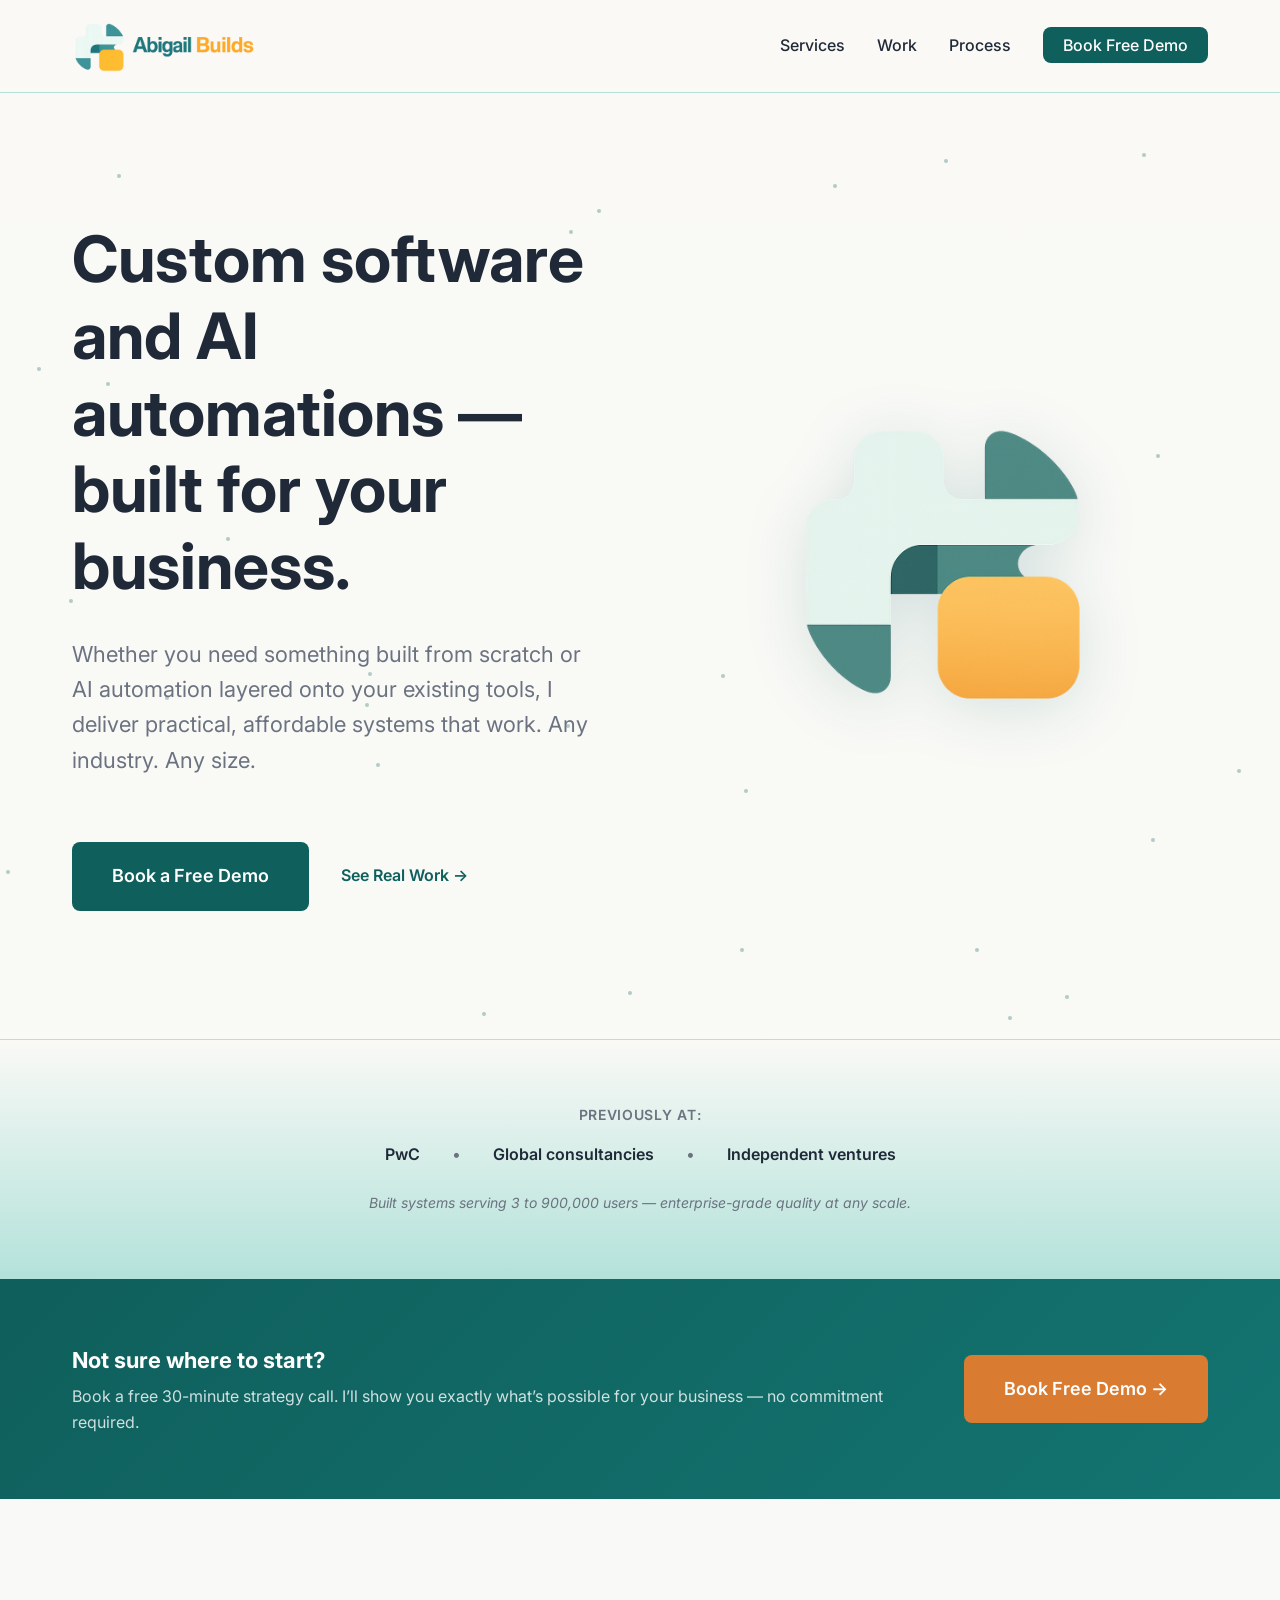
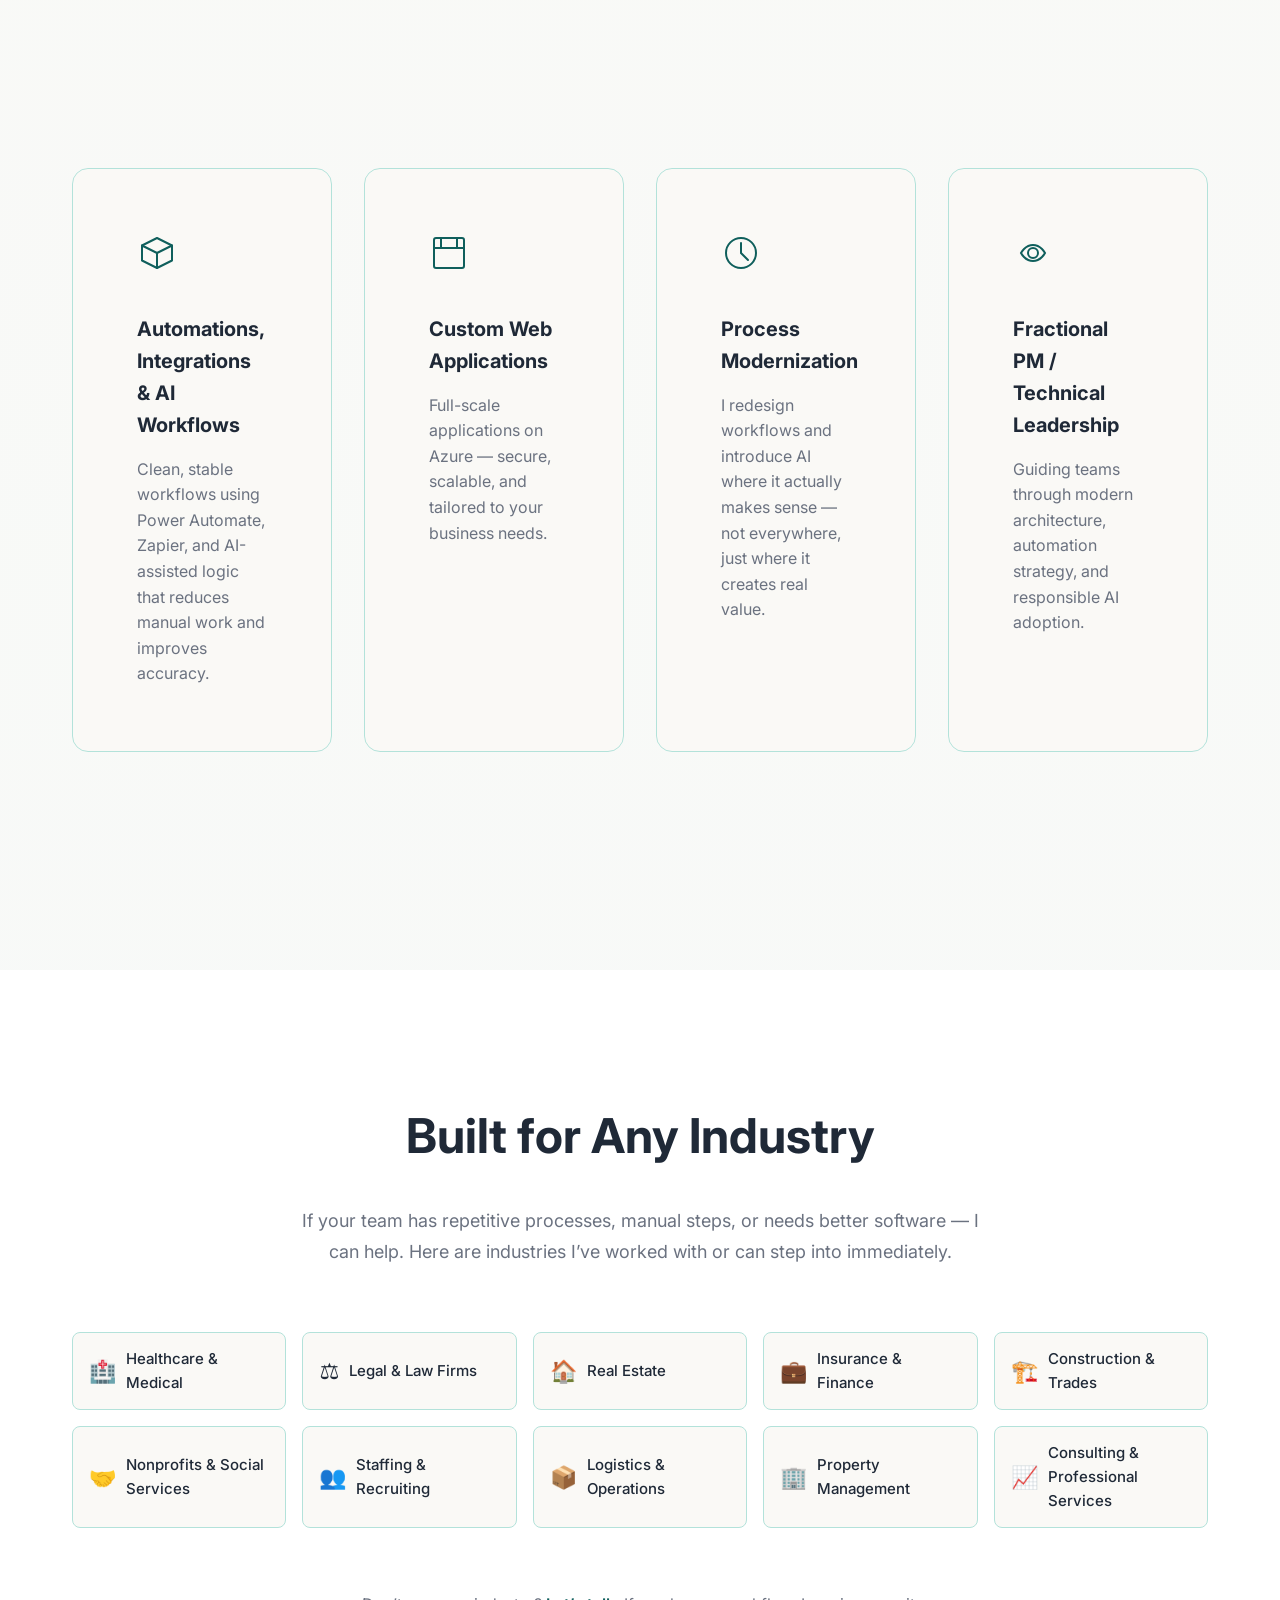
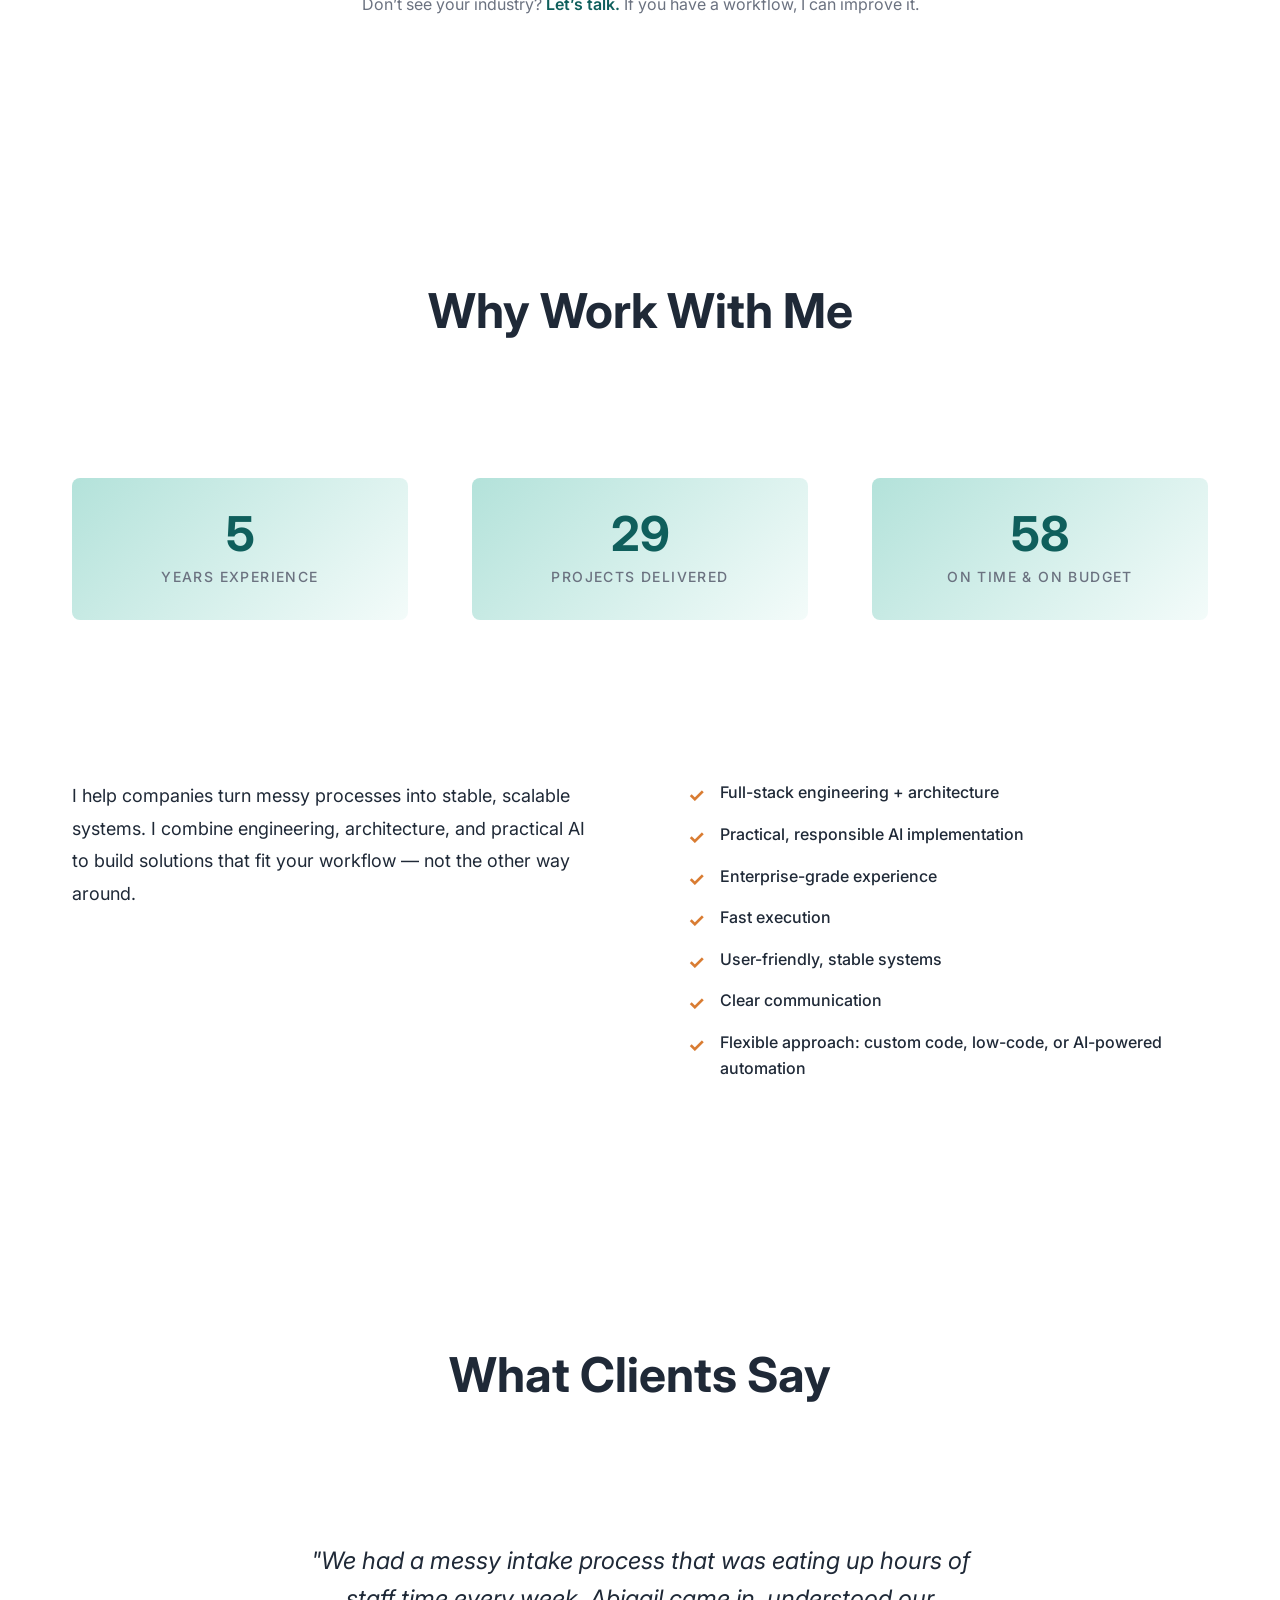
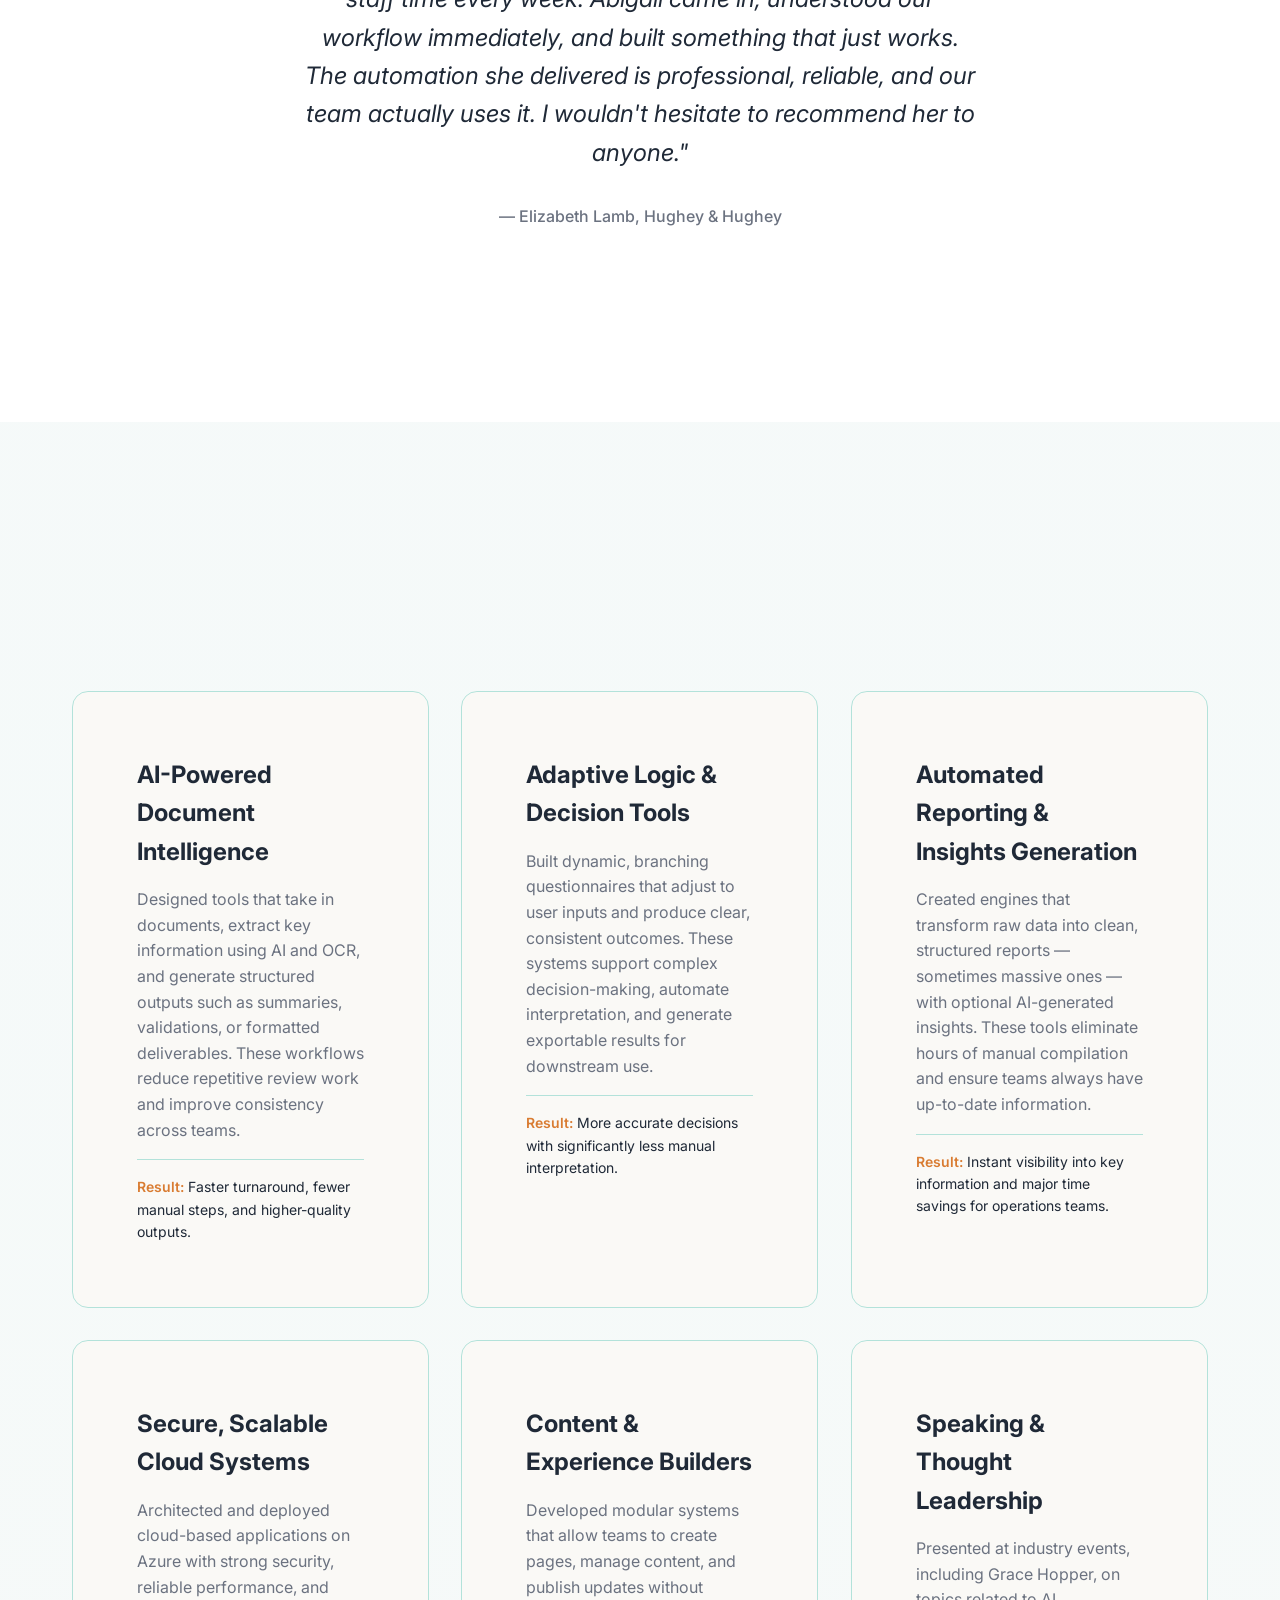
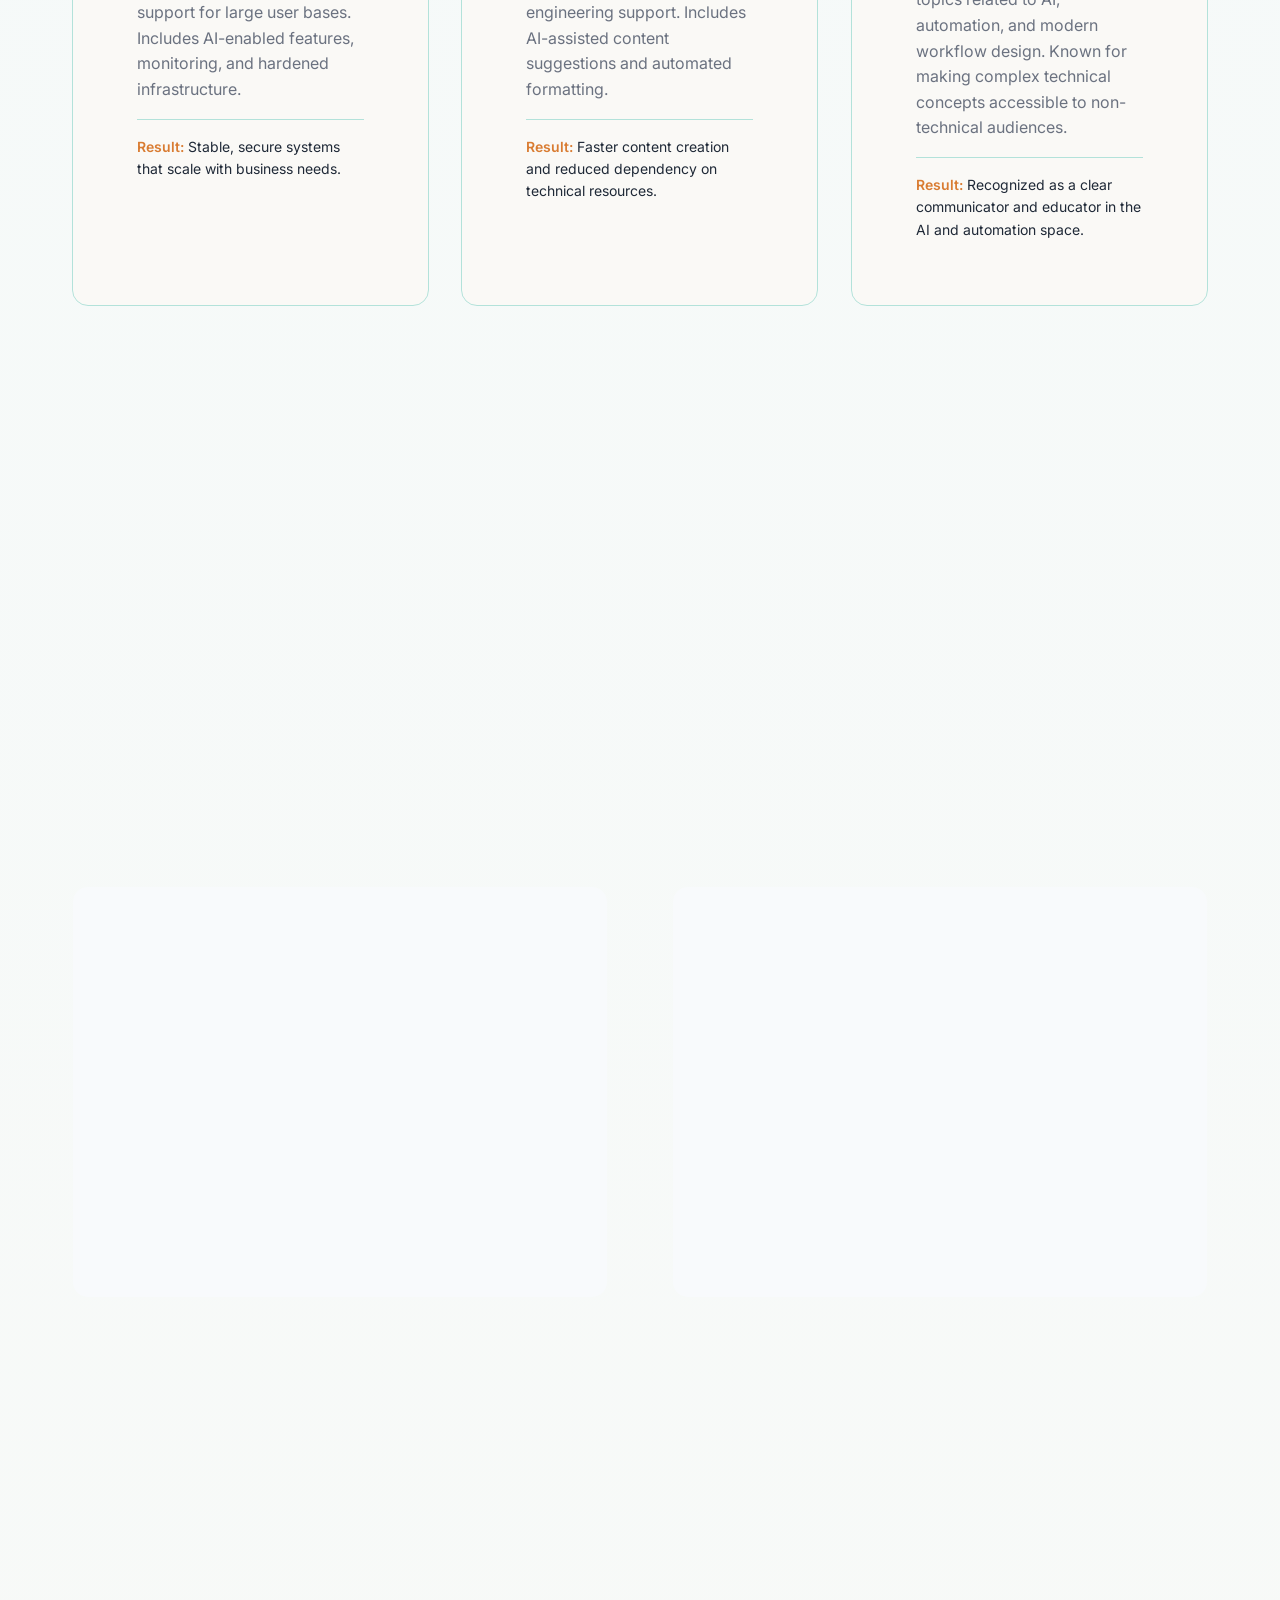
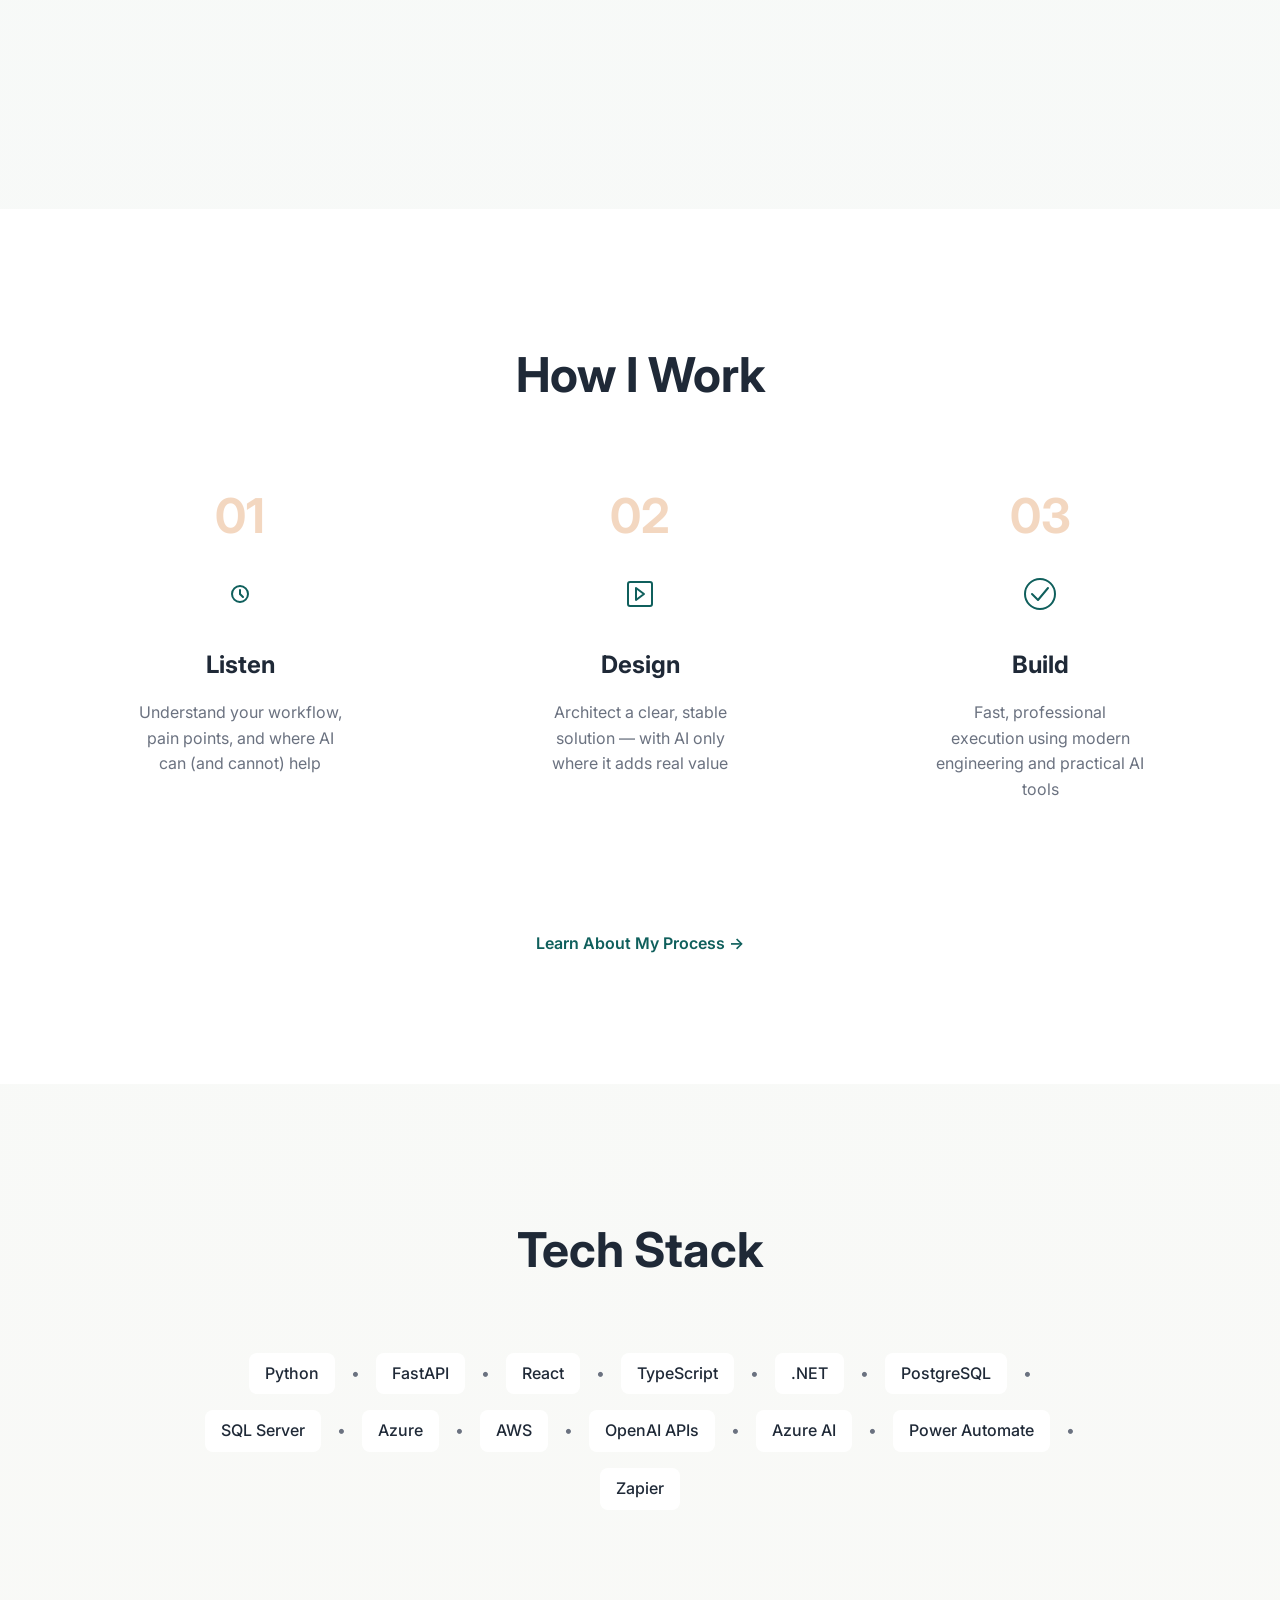
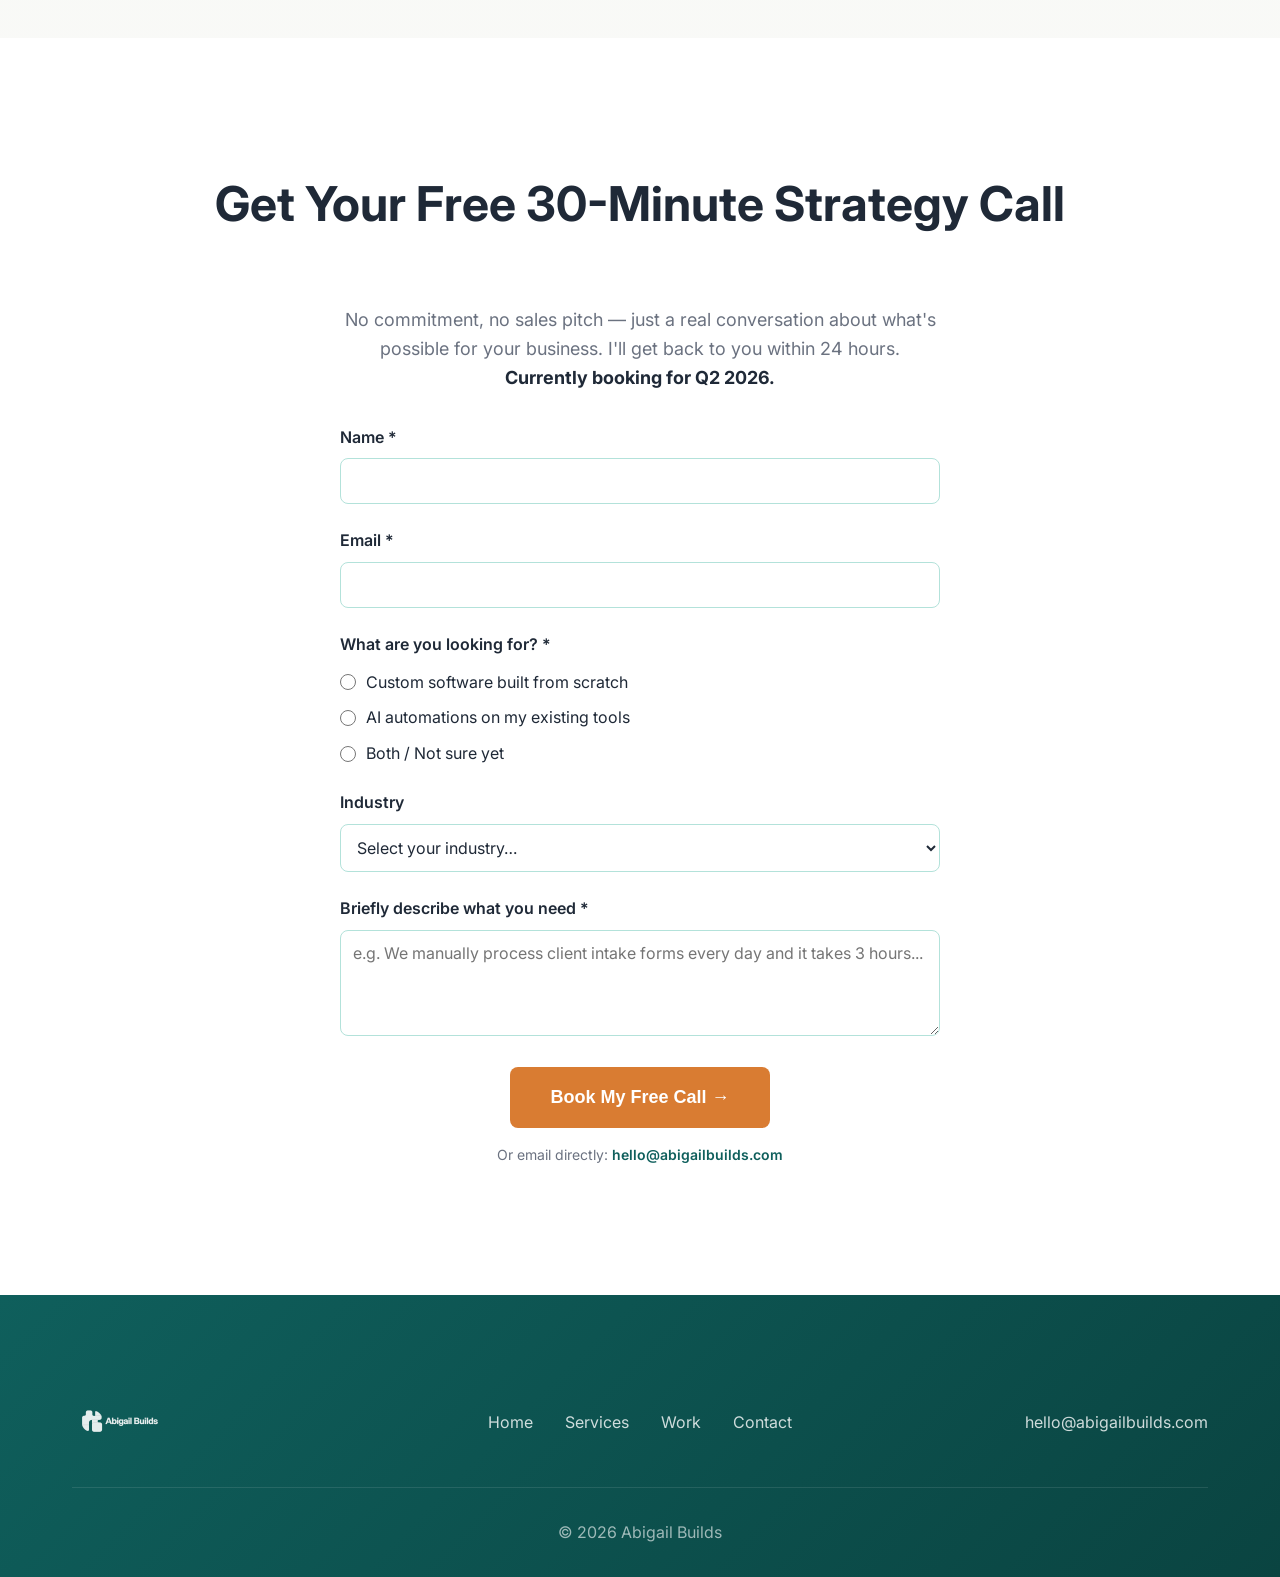
<file: index.html>
<!DOCTYPE html>
<html lang="en">
<head>
    <meta charset="UTF-8">
    <meta name="viewport" content="width=device-width, initial-scale=1.0">
    <meta name="description" content="Custom software and AI automations built for any industry. Book a free 30-minute strategy call with Abigail Builds — affordable, practical solutions whether you need something built from scratch or automation layered onto your existing tools.">
    <title>Custom Software & AI Automation | Abigail Builds</title>
    <link rel="icon" type="image/x-icon" href="images/brand/favicon.ico">
    <link rel="stylesheet" href="styles.css">
    <link rel="preconnect" href="https://fonts.googleapis.com">
    <link rel="preconnect" href="https://fonts.gstatic.com" crossorigin>
    <link href="https://fonts.googleapis.com/css2?family=Inter:wght@300;400;500;600;700&display=swap" rel="stylesheet">
    <meta property="og:title" content="Custom Software & AI Automation | Abigail Builds">
    <meta property="og:description" content="Software engineer, architect, and AI-driven automation consultant helping companies streamline operations, modernize processes, and bring ideas to life.">
    <meta property="og:type" content="website">
    <meta property="og:url" content="https://abigailbuilds.com/">
    <meta property="og:image" content="https://abigailbuilds.com/images/brand/logo-horizontal.png">
    <meta name="twitter:card" content="summary_large_image">
    <meta name="twitter:title" content="Custom Software & AI Automation | Abigail Builds">
    <meta name="twitter:description" content="Software engineer, architect, and AI-driven automation consultant helping companies streamline operations, modernize processes, and bring ideas to life.">
    <meta name="twitter:image" content="https://abigailbuilds.com/images/brand/logo-horizontal.png">
    <link rel="canonical" href="https://abigailbuilds.com/">
    <script type="application/ld+json">
    {
      "@context": "https://schema.org",
      "@type": "ProfessionalService",
      "name": "Abigail Builds",
      "url": "https://abigailbuilds.com/",
      "logo": "https://abigailbuilds.com/images/brand/logo-horizontal.png",
      "image": "https://abigailbuilds.com/images/brand/logo-horizontal.png",
      "description": "Custom software development and AI automation consulting. We build web applications, AI workflows, and process automation for businesses in any industry.",
      "priceRange": "$$",
      "areaServed": "US",
      "sameAs": [
        "https://www.linkedin.com/in/abigailbuilds"
      ],
      "hasOfferCatalog": {
        "@type": "OfferCatalog",
        "name": "Services",
        "itemListElement": [
          {
            "@type": "Offer",
            "itemOffered": {
              "@type": "Service",
              "name": "AI Automations & Integrations",
              "description": "Stable workflows using Power Automate, Zapier, and AI-assisted logic that reduce manual work and improve accuracy."
            }
          },
          {
            "@type": "Offer",
            "itemOffered": {
              "@type": "Service",
              "name": "Custom Web Applications",
              "description": "Full-scale web applications on Azure — secure, scalable, and tailored to your business needs."
            }
          },
          {
            "@type": "Offer",
            "itemOffered": {
              "@type": "Service",
              "name": "Process Modernization",
              "description": "Redesign workflows and introduce AI where it creates real value — not everywhere, just where it makes sense."
            }
          },
          {
            "@type": "Offer",
            "itemOffered": {
              "@type": "Service",
              "name": "Fractional Technical Leadership",
              "description": "Guiding teams through modern architecture, automation strategy, and responsible AI adoption."
            }
          }
        ]
      }
    }
    </script>
</head>
<body id="top">
    <!-- Navigation -->
    <nav class="navbar">
        <div class="container">
            <a href="#top" class="logo">
                <img src="images/brand/logo-horizontal.png" alt="Abigail Builds" class="logo-img">
            </a>
            <ul class="nav-links">
                <li><a href="#services">Services</a></li>
                <li><a href="#work">Work</a></li>
                <li><a href="#process">Process</a></li>
                <li><a href="#contact" class="nav-cta">Book Free Demo</a></li>
            </ul>
            <button class="mobile-menu-toggle" aria-label="Toggle menu">
                <span></span>
                <span></span>
                <span></span>
            </button>
        </div>
    </nav>

    <!-- Hero Section -->
    <section class="hero">
        <div class="container">
            <div class="hero-content">
                <div class="hero-left">
                    <h1 class="hero-headline">Custom software and AI automations — built for your business.</h1>
                    <p class="hero-subheadline">Whether you need something built from scratch or AI automation layered onto your existing tools, I deliver practical, affordable systems that work. Any industry. Any size.</p>
                    <div class="hero-ctas">
                        <a href="#contact" class="btn btn-primary btn-large">Book a Free Demo</a>
                        <a href="#work" class="btn-text">See Real Work →</a>
                    </div>
                </div>
                <div class="hero-right">
                    <img src="images/brand/icon.png" alt="Abigail Builds Icon" class="hero-icon">
                </div>
            </div>
        </div>
    </section>

    <!-- Trust Strip -->
    <section class="trust-strip">
        <div class="container">
            <p class="trust-label">Previously at:</p>
            <div class="trust-logos">
                <span class="trust-item">PwC</span>
                <span class="trust-separator">•</span>
                <span class="trust-item">Global consultancies</span>
                <span class="trust-separator">•</span>
                <span class="trust-item">Independent ventures</span>
            </div>
            <p class="trust-subtext">Built systems serving 3 to 900,000 users — enterprise-grade quality at any scale.</p>
        </div>
    </section>

    <!-- Free Demo Callout -->
    <section class="demo-callout">
        <div class="container">
            <div class="demo-callout-inner">
                <div class="demo-callout-text">
                    <p class="demo-callout-headline">Not sure where to start?</p>
                    <p class="demo-callout-sub">Book a free 30-minute strategy call. I’ll show you exactly what’s possible for your business — no commitment required.</p>
                </div>
                <a href="#contact" class="btn btn-accent btn-large">Book Free Demo →</a>
            </div>
        </div>
    </section>

    <!-- What I Do -->
    <section id="services" class="services">
        <div class="container">
            <h2 class="section-title">What I Do</h2>
            <div class="services-grid">
                <div class="service-card">
                    <div class="service-icon">
                        <svg width="40" height="40" viewBox="0 0 40 40" fill="none" xmlns="http://www.w3.org/2000/svg">
                            <path d="M20 5L5 12.5V27.5L20 35L35 27.5V12.5L20 5Z" stroke="currentColor" stroke-width="2" stroke-linejoin="round"/>
                            <path d="M20 20L5 12.5M20 20L35 12.5M20 20V35" stroke="currentColor" stroke-width="2" stroke-linecap="round" stroke-linejoin="round"/>
                        </svg>
                    </div>
                    <h3>Automations, Integrations & AI Workflows</h3>
                    <p>Clean, stable workflows using Power Automate, Zapier, and AI-assisted logic that reduces manual work and improves accuracy.</p>
                </div>
                <div class="service-card">
                    <div class="service-icon">
                        <svg width="40" height="40" viewBox="0 0 40 40" fill="none" xmlns="http://www.w3.org/2000/svg">
                            <rect x="5" y="5" width="30" height="30" rx="2" stroke="currentColor" stroke-width="2"/>
                            <path d="M5 15H35M12 5V15M28 5V15" stroke="currentColor" stroke-width="2" stroke-linecap="round"/>
                        </svg>
                    </div>
                    <h3>Custom Web Applications</h3>
                    <p>Full-scale applications on Azure — secure, scalable, and tailored to your business needs.</p>
                </div>
                <div class="service-card">
                    <div class="service-icon">
                        <svg width="40" height="40" viewBox="0 0 40 40" fill="none" xmlns="http://www.w3.org/2000/svg">
                            <circle cx="20" cy="20" r="15" stroke="currentColor" stroke-width="2"/>
                            <path d="M20 10V20L27 27" stroke="currentColor" stroke-width="2" stroke-linecap="round"/>
                        </svg>
                    </div>
                    <h3>Process Modernization</h3>
                    <p>I redesign workflows and introduce AI where it actually makes sense — not everywhere, just where it creates real value.</p>
                </div>
                <div class="service-card">
                    <div class="service-icon">
                        <svg width="40" height="40" viewBox="0 0 40 40" fill="none" xmlns="http://www.w3.org/2000/svg">
                            <path d="M20 25C22.7614 25 25 22.7614 25 20C25 17.2386 22.7614 15 20 15C17.2386 15 15 17.2386 15 20C15 22.7614 17.2386 25 20 25Z" stroke="currentColor" stroke-width="2"/>
                            <path d="M8 20C8 20 12 12 20 12C28 12 32 20 32 20C32 20 28 28 20 28C12 28 8 20 8 20Z" stroke="currentColor" stroke-width="2"/>
                        </svg>
                    </div>
                    <h3>Fractional PM / Technical Leadership</h3>
                    <p>Guiding teams through modern architecture, automation strategy, and responsible AI adoption.</p>
                </div>
            </div>
            <div class="section-cta">
                <a href="#contact" class="btn-text">View All Services →</a>
            </div>
        </div>
    </section>

    <!-- Industries -->
    <section class="industries">
        <div class="container">
            <h2 class="section-title">Built for Any Industry</h2>
            <p class="section-subtitle">If your team has repetitive processes, manual steps, or needs better software — I can help. Here are industries I’ve worked with or can step into immediately.</p>
            <div class="industries-grid">
                <div class="industry-card"><span class="industry-icon">🏥</span><span>Healthcare &amp; Medical</span></div>
                <div class="industry-card"><span class="industry-icon">⚖️</span><span>Legal &amp; Law Firms</span></div>
                <div class="industry-card"><span class="industry-icon">🏠</span><span>Real Estate</span></div>
                <div class="industry-card"><span class="industry-icon">💼</span><span>Insurance &amp; Finance</span></div>
                <div class="industry-card"><span class="industry-icon">🏗️</span><span>Construction &amp; Trades</span></div>
                <div class="industry-card"><span class="industry-icon">🤝</span><span>Nonprofits &amp; Social Services</span></div>
                <div class="industry-card"><span class="industry-icon">👥</span><span>Staffing &amp; Recruiting</span></div>
                <div class="industry-card"><span class="industry-icon">📦</span><span>Logistics &amp; Operations</span></div>
                <div class="industry-card"><span class="industry-icon">🏢</span><span>Property Management</span></div>
                <div class="industry-card"><span class="industry-icon">📈</span><span>Consulting &amp; Professional Services</span></div>
            </div>
            <p class="industries-note">Don’t see your industry? <a href="#contact">Let’s talk.</a> If you have a workflow, I can improve it.</p>
        </div>
    </section>

    <!-- Why Work With Me -->
    <section class="why-section">
        <div class="container">
            <h2 class="section-title">Why Work With Me</h2>
            
            <!-- Stats Counter -->
            <div class="stats-row">
                <div class="stat-item">
                    <div class="stat-number" data-target="10">0</div>
                    <div class="stat-label">Years Experience</div>
                </div>
                <div class="stat-item">
                    <div class="stat-number" data-target="50">0</div>
                    <div class="stat-label">Projects Delivered</div>
                </div>
                <div class="stat-item">
                    <div class="stat-number" data-target="100">0</div>
                    <div class="stat-label">On Time & On Budget</div>
                </div>
            </div>
            
            <div class="why-grid">
                <div class="why-left">
                    <p>I help companies turn messy processes into stable, scalable systems. I combine engineering, architecture, and practical AI to build solutions that fit your workflow — not the other way around.</p>
                </div>
                <div class="why-right">
                    <ul class="benefits-list">
                        <li>Full-stack engineering + architecture</li>
                        <li>Practical, responsible AI implementation</li>
                        <li>Enterprise-grade experience</li>
                        <li>Fast execution</li>
                        <li>User-friendly, stable systems</li>
                        <li>Clear communication</li>
                        <li>Flexible approach: custom code, low-code, or AI-powered automation</li>
                    </ul>
                </div>
            </div>
        </div>
    </section>

    <!-- Testimonial -->
    <section class="testimonials">
        <div class="container">
            <h2 class="section-title">What Clients Say</h2>
            <div class="testimonial-card">
                <p class="testimonial-quote">"We had a messy intake process that was eating up hours of staff time every week. Abigail came in, understood our workflow immediately, and built something that just works. The automation she delivered is professional, reliable, and our team actually uses it. I wouldn't hesitate to recommend her to anyone."</p>
                <p class="testimonial-author">— Elizabeth Lamb, Hughey &amp; Hughey</p>
            </div>
        </div>
    </section>

    <!-- Featured Projects -->
    <section id="work" class="projects">
        <div class="container">
            <h2 class="section-title">Featured Projects</h2>
            <div class="projects-grid">
                <div class="project-card">
                    <div class="project-content">
                        <h3>AI-Powered Document Intelligence</h3>
                        <p class="project-description">Designed tools that take in documents, extract key information using AI and OCR, and generate structured outputs such as summaries, validations, or formatted deliverables. These workflows reduce repetitive review work and improve consistency across teams.</p>
                        <p class="project-result"><strong>Result:</strong> Faster turnaround, fewer manual steps, and higher-quality outputs.</p>
                    </div>
                </div>
                <div class="project-card">
                    <div class="project-content">
                        <h3>Adaptive Logic & Decision Tools</h3>
                        <p class="project-description">Built dynamic, branching questionnaires that adjust to user inputs and produce clear, consistent outcomes. These systems support complex decision-making, automate interpretation, and generate exportable results for downstream use.</p>
                        <p class="project-result"><strong>Result:</strong> More accurate decisions with significantly less manual interpretation.</p>
                    </div>
                </div>
                <div class="project-card">
                    <div class="project-content">
                        <h3>Automated Reporting & Insights Generation</h3>
                        <p class="project-description">Created engines that transform raw data into clean, structured reports — sometimes massive ones — with optional AI-generated insights. These tools eliminate hours of manual compilation and ensure teams always have up-to-date information.</p>
                        <p class="project-result"><strong>Result:</strong> Instant visibility into key information and major time savings for operations teams.</p>
                    </div>
                </div>
                <div class="project-card">
                    <div class="project-content">
                        <h3>Secure, Scalable Cloud Systems</h3>
                        <p class="project-description">Architected and deployed cloud-based applications on Azure with strong security, reliable performance, and support for large user bases. Includes AI-enabled features, monitoring, and hardened infrastructure.</p>
                        <p class="project-result"><strong>Result:</strong> Stable, secure systems that scale with business needs.</p>
                    </div>
                </div>
                <div class="project-card">
                    <div class="project-content">
                        <h3>Content & Experience Builders</h3>
                        <p class="project-description">Developed modular systems that allow teams to create pages, manage content, and publish updates without engineering support. Includes AI-assisted content suggestions and automated formatting.</p>
                        <p class="project-result"><strong>Result:</strong> Faster content creation and reduced dependency on technical resources.</p>
                    </div>
                </div>
                <div class="project-card">
                    <div class="project-content">
                        <h3>Speaking & Thought Leadership</h3>
                        <p class="project-description">Presented at industry events, including Grace Hopper, on topics related to AI, automation, and modern workflow design. Known for making complex technical concepts accessible to non-technical audiences.</p>
                        <p class="project-result"><strong>Result:</strong> Recognized as a clear communicator and educator in the AI and automation space.</p>
                    </div>
                </div>
            </div>
            <div class="section-cta">
                <a href="#contact" class="btn-text">Request a Case Study →</a>
            </div>
        </div>
    </section>

    <!-- Software Preview -->
    <section class="software-preview">
        <div class="container">
            <h2 class="section-title">Real Software, Not Slides</h2>
            <p class="section-subtitle">The same platform, completely re-branded for each client. Your logo, your colors, your domain &mdash; it looks like software you built yourself.</p>
            <div class="preview-grid preview-grid--two">
                <div class="preview-item">
                    <div class="browser-frame">
                        <div class="browser-bar">
                            <span class="browser-dot"></span>
                            <span class="browser-dot"></span>
                            <span class="browser-dot"></span>
                            <span class="browser-url">stonegate.abigailbuilds.com</span>
                        </div>
                        <div class="browser-content">
                            <img src="images/demos/stonegate-dashboard.png" alt="Stonegate Capital portfolio dashboard" class="preview-screenshot">
                        </div>
                    </div>
                    <div class="preview-badge">Stonegate Capital</div>
                    <p class="preview-caption">The core platform &mdash; fully configurable with any logo, colors, domain, and feature set</p>
                </div>
                <div class="preview-item">
                    <div class="browser-frame">
                        <div class="browser-bar">
                            <span class="browser-dot"></span>
                            <span class="browser-dot"></span>
                            <span class="browser-dot"></span>
                            <span class="browser-url">stanleypi.abigailbuilds.com</span>
                        </div>
                        <div class="browser-content">
                            <img src="images/demos/stanleypi-dashboard.png" alt="Stanley &amp; Associates branded platform" class="preview-screenshot">
                        </div>
                    </div>
                    <div class="preview-badge">Stanley &amp; Associates</div>
                    <p class="preview-caption">Completely different brand, same powerful platform underneath</p>
                </div>
            </div>
            <p class="preview-note">Every client gets a fully private, white-labeled experience. No shared logins. No visible connection to other clients. Just their software, their way.</p>
            <div class="section-cta">
                <a href="#contact" class="btn btn-primary btn-large">See a Live Demo &rarr;</a>
            </div>
        </div>
    </section>

    <!-- How I Work -->
    <section id="process" class="process">
        <div class="container">
            <h2 class="section-title">How I Work</h2>
            <div class="process-steps">
                <div class="process-step">
                    <div class="step-number">01</div>
                    <div class="step-icon">
                        <svg width="40" height="40" viewBox="0 0 40 40" fill="none" xmlns="http://www.w3.org/2000/svg">
                            <path d="M20 28C24.4183 28 28 24.4183 28 20C28 15.5817 24.4183 12 20 12C15.5817 12 12 15.5817 12 20C12 24.4183 15.5817 28 20 28Z" stroke="currentColor" stroke-width="2"/>
                            <path d="M20 16V20L23 23" stroke="currentColor" stroke-width="2" stroke-linecap="round"/>
                        </svg>
                    </div>
                    <h3>Listen</h3>
                    <p>Understand your workflow, pain points, and where AI can (and cannot) help</p>
                </div>
                <div class="process-step">
                    <div class="step-number">02</div>
                    <div class="step-icon">
                        <svg width="40" height="40" viewBox="0 0 40 40" fill="none" xmlns="http://www.w3.org/2000/svg">
                            <rect x="8" y="8" width="24" height="24" rx="2" stroke="currentColor" stroke-width="2"/>
                            <path d="M16 14L24 20L16 26V14Z" stroke="currentColor" stroke-width="2" stroke-linejoin="round"/>
                        </svg>
                    </div>
                    <h3>Design</h3>
                    <p>Architect a clear, stable solution — with AI only where it adds real value</p>
                </div>
                <div class="process-step">
                    <div class="step-number">03</div>
                    <div class="step-icon">
                        <svg width="40" height="40" viewBox="0 0 40 40" fill="none" xmlns="http://www.w3.org/2000/svg">
                            <path d="M12 20L18 26L28 14" stroke="currentColor" stroke-width="2" stroke-linecap="round" stroke-linejoin="round"/>
                            <circle cx="20" cy="20" r="15" stroke="currentColor" stroke-width="2"/>
                        </svg>
                    </div>
                    <h3>Build</h3>
                    <p>Fast, professional execution using modern engineering and practical AI tools</p>
                </div>
            </div>
            <div class="section-cta">
                <a href="#contact" class="btn-text">Learn About My Process →</a>
            </div>
        </div>
    </section>

    <!-- Tech Stack -->
    <section class="tech-stack">
        <div class="container">
            <h2 class="section-title">Tech Stack</h2>
            <div class="tech-list">
                <span class="tech-item">Python</span>
                <span class="tech-separator">•</span>
                <span class="tech-item">FastAPI</span>
                <span class="tech-separator">•</span>
                <span class="tech-item">React</span>
                <span class="tech-separator">•</span>
                <span class="tech-item">TypeScript</span>
                <span class="tech-separator">•</span>
                <span class="tech-item">.NET</span>
                <span class="tech-separator">•</span>
                <span class="tech-item">PostgreSQL</span>
                <span class="tech-separator">•</span>
                <span class="tech-item">SQL Server</span>
                <span class="tech-separator">•</span>
                <span class="tech-item">Azure</span>
                <span class="tech-separator">•</span>
                <span class="tech-item">AWS</span>
                <span class="tech-separator">•</span>
                <span class="tech-item">OpenAI APIs</span>
                <span class="tech-separator">•</span>
                <span class="tech-item">Azure AI</span>
                <span class="tech-separator">•</span>
                <span class="tech-item">Power Automate</span>
                <span class="tech-separator">•</span>
                <span class="tech-item">Zapier</span>
            </div>
        </div>
    </section>

    <!-- Final CTA -->
    <section id="contact" class="final-cta">
        <div class="container">
            <h2 class="cta-headline">Get Your Free 30-Minute Strategy Call</h2>
            <p style="font-size: 1.125rem; color: var(--color-text-light); margin-bottom: 2rem; max-width: 600px; margin-left: auto; margin-right: auto;">No commitment, no sales pitch — just a real conversation about what's possible for your business. I'll get back to you within 24 hours. <strong style="color: var(--color-text);">Currently booking for Q2 2026.</strong></p>
            
            <form id="contact-form" style="max-width: 600px; margin: 0 auto; text-align: left;">
                <div style="margin-bottom: 1.5rem;">
                    <label for="name" style="display: block; font-weight: 600; margin-bottom: 0.5rem; color: var(--color-text);">Name *</label>
                    <input type="text" id="name" name="name" required style="width: 100%; padding: 0.75rem; border: 1px solid var(--color-border); border-radius: var(--border-radius); font-family: var(--font-family); font-size: 1rem;">
                </div>
                
                <div style="margin-bottom: 1.5rem;">
                    <label for="email" style="display: block; font-weight: 600; margin-bottom: 0.5rem; color: var(--color-text);">Email *</label>
                    <input type="email" id="email" name="email" required style="width: 100%; padding: 0.75rem; border: 1px solid var(--color-border); border-radius: var(--border-radius); font-family: var(--font-family); font-size: 1rem;">
                </div>

                <div style="margin-bottom: 1.5rem;">
                    <label style="display: block; font-weight: 600; margin-bottom: 0.75rem; color: var(--color-text);">What are you looking for? *</label>
                    <div style="display: flex; flex-direction: column; gap: 0.625rem;">
                        <label style="display: flex; align-items: center; gap: 0.625rem; font-weight: 400; cursor: pointer; color: var(--color-text);">
                            <input type="radio" name="service_type" value="Custom software built from scratch" required style="accent-color: var(--color-primary); width: 1rem; height: 1rem;">
                            Custom software built from scratch
                        </label>
                        <label style="display: flex; align-items: center; gap: 0.625rem; font-weight: 400; cursor: pointer; color: var(--color-text);">
                            <input type="radio" name="service_type" value="AI automations on my existing tools" style="accent-color: var(--color-primary); width: 1rem; height: 1rem;">
                            AI automations on my existing tools
                        </label>
                        <label style="display: flex; align-items: center; gap: 0.625rem; font-weight: 400; cursor: pointer; color: var(--color-text);">
                            <input type="radio" name="service_type" value="Both / Not sure yet" style="accent-color: var(--color-primary); width: 1rem; height: 1rem;">
                            Both / Not sure yet
                        </label>
                    </div>
                </div>
                
                <div style="margin-bottom: 1.5rem;">
                    <label for="industry" style="display: block; font-weight: 600; margin-bottom: 0.5rem; color: var(--color-text);">Industry</label>
                    <select id="industry" name="industry" style="width: 100%; padding: 0.75rem; border: 1px solid var(--color-border); border-radius: var(--border-radius); font-family: var(--font-family); font-size: 1rem; background: white; color: var(--color-text);">
                        <option value="" disabled selected>Select your industry…</option>
                        <option value="Finance & Accounting">Finance &amp; Accounting</option>
                        <option value="Legal">Legal</option>
                        <option value="Healthcare">Healthcare</option>
                        <option value="Real Estate">Real Estate</option>
                        <option value="Construction & Trades">Construction &amp; Trades</option>
                        <option value="Retail & eCommerce">Retail &amp; eCommerce</option>
                        <option value="Consulting & Professional Services">Consulting &amp; Professional Services</option>
                        <option value="Logistics & Operations">Logistics &amp; Operations</option>
                        <option value="Education & Training">Education &amp; Training</option>
                        <option value="Non-profit">Non-profit</option>
                        <option value="Other">Other</option>
                    </select>
                </div>

                <div style="margin-bottom: 1.5rem;">
                    <label for="project" style="display: block; font-weight: 600; margin-bottom: 0.5rem; color: var(--color-text);">Briefly describe what you need *</label>
                    <textarea id="project" name="project" required rows="4" placeholder="e.g. We manually process client intake forms every day and it takes 3 hours..." style="width: 100%; padding: 0.75rem; border: 1px solid var(--color-border); border-radius: var(--border-radius); font-family: var(--font-family); font-size: 1rem; resize: vertical;"></textarea>
                </div>
                
                <div style="text-align: center;">
                    <button type="submit" class="btn btn-accent btn-large">Book My Free Call →</button>
                    <p style="margin-top: 1rem; font-size: 0.875rem; color: var(--color-text-light);">Or email directly: <a href="mailto:hello@abigailbuilds.com" style="color: var(--color-primary); text-decoration: none; font-weight: 600;">hello@abigailbuilds.com</a></p>
                </div>
            </form>
        </div>
    </section>

    <!-- Footer -->
    <footer class="footer">
        <div class="container">
            <div class="footer-content">
                <div class="footer-left">
                    <img src="images/brand/logo-horizontal-white.png" alt="Abigail Builds" class="footer-logo-img">
                </div>
                <div class="footer-center">
                    <ul class="footer-links">
                        <li><a href="#top">Home</a></li>
                        <li><a href="#services">Services</a></li>
                        <li><a href="#work">Work</a></li>
                        <li><a href="#contact">Contact</a></li>
                    </ul>
                </div>
                <div class="footer-right">
                    <a href="mailto:hello@abigailbuilds.com" class="footer-email">hello@abigailbuilds.com</a>
                </div>
            </div>
            <div class="footer-bottom">
                <p>&copy; 2026 Abigail Builds</p>
            </div>
        </div>
    </footer>

    <script src="script.js"></script>
</body>
</html>
</file>
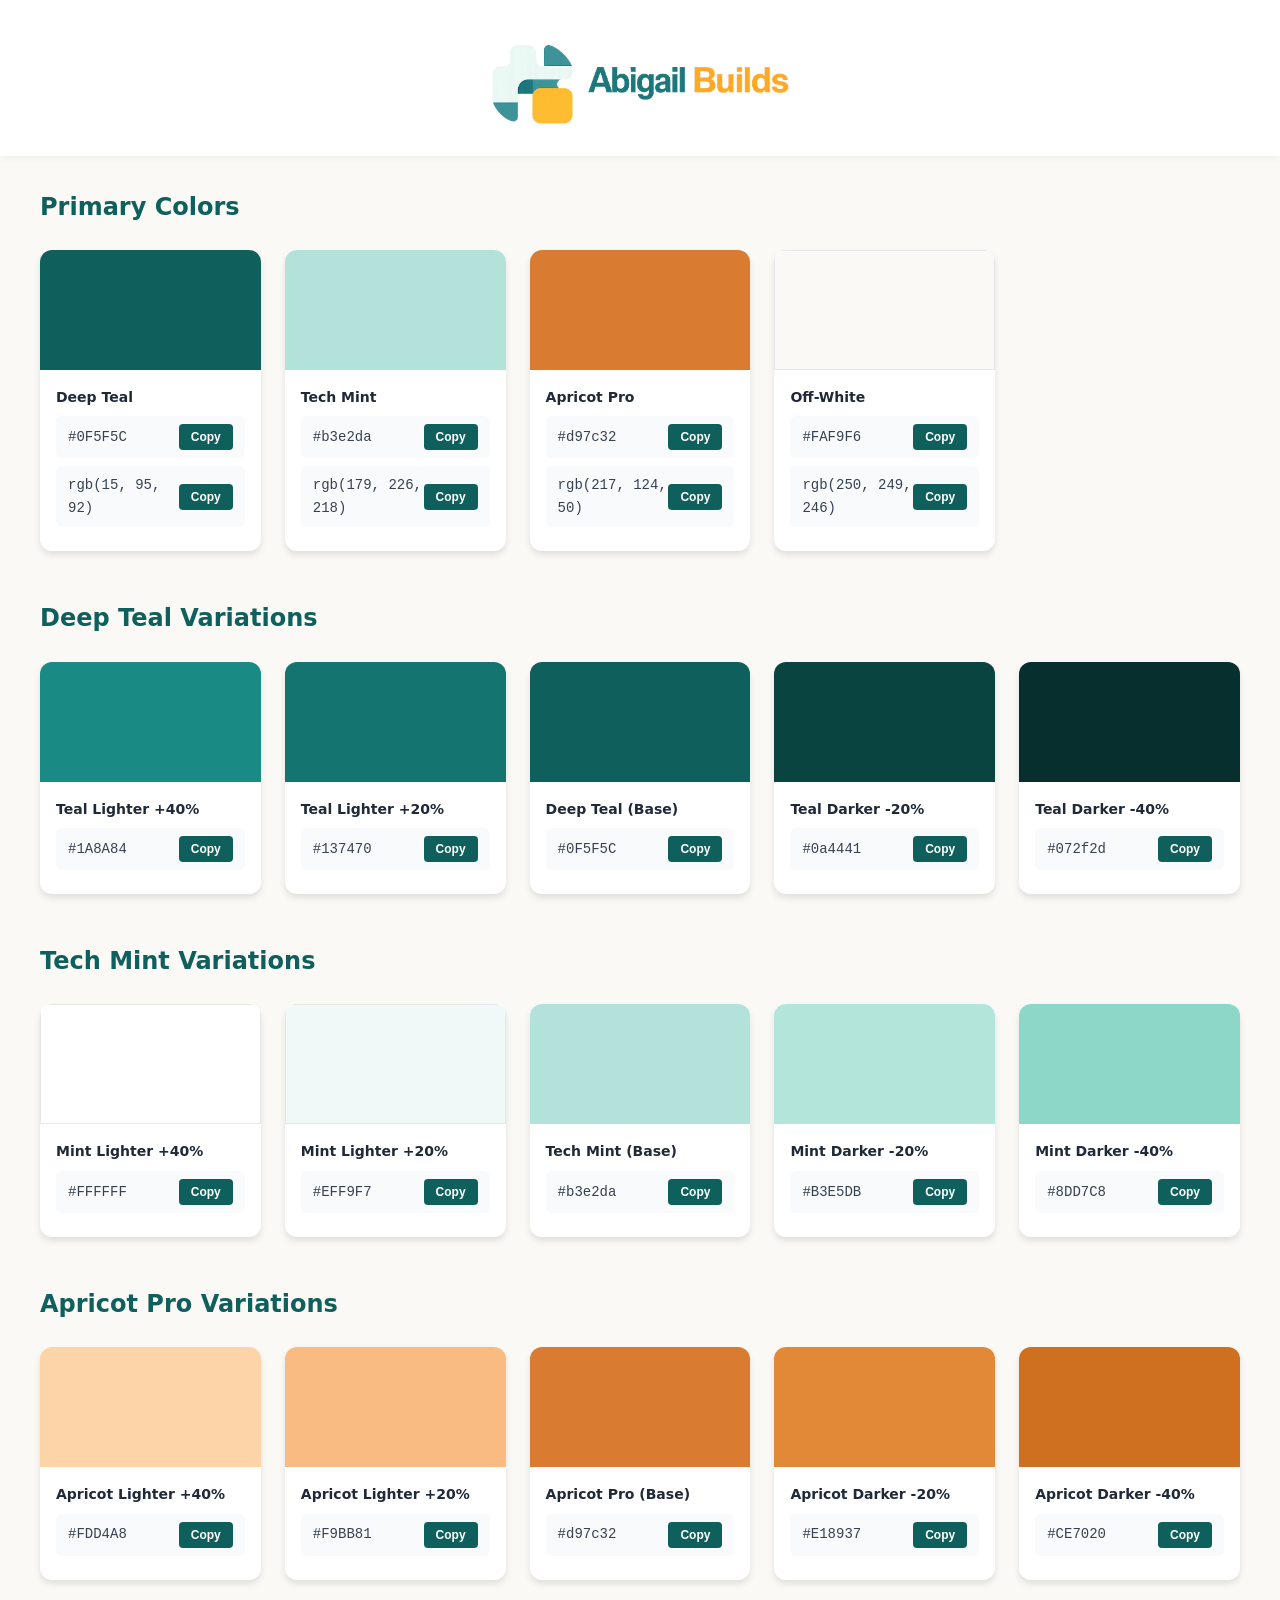
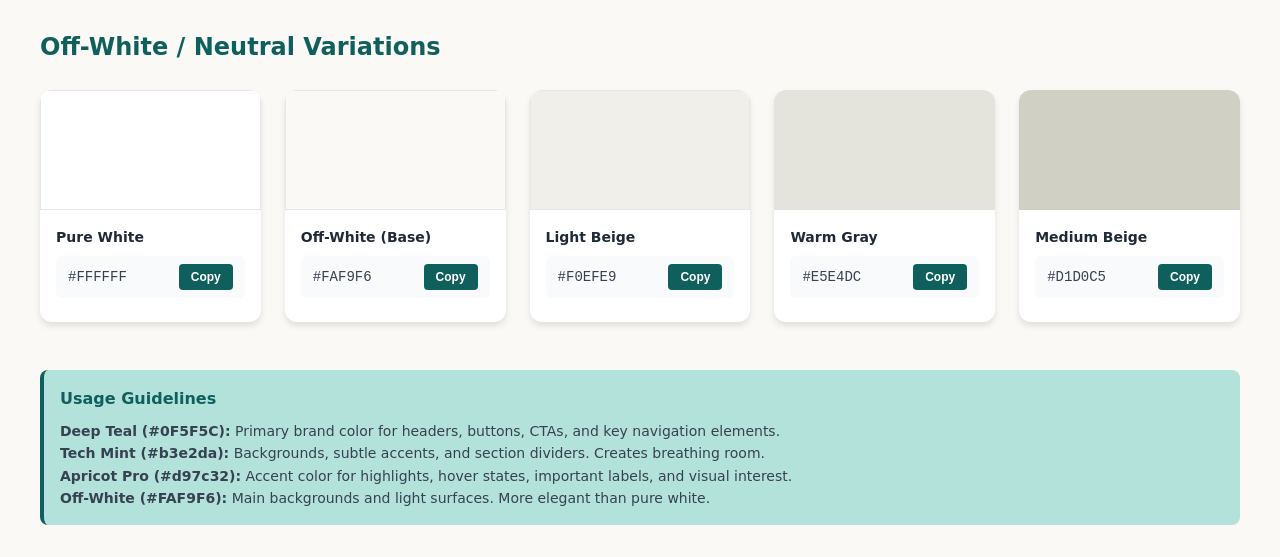
<file: brand.html>
<!DOCTYPE html>
<html lang="en">
<head>
    <meta charset="UTF-8">
    <meta name="viewport" content="width=device-width, initial-scale=1.0">
    <meta name="robots" content="index, follow">
    <title>Abigail Builds - Brand Colors</title>
    <link rel="icon" type="image/x-icon" href="images/brand/favicon.ico">
    <style>
        * {
            margin: 0;
            padding: 0;
            box-sizing: border-box;
        }

        body {
            font-family: 'Inter', -apple-system, BlinkMacSystemFont, 'Segoe UI', system-ui, sans-serif;
            background: #FAF9F6;
            color: #1f2937;
            padding: 2rem;
            line-height: 1.6;
        }

        .container {
            max-width: 1200px;
            margin: 0 auto;
        }

        header {
            text-align: center;
            margin-bottom: 3rem;
            padding-bottom: 2rem;
            border-bottom: 2px solid #b3e2da;
        }

        h1 {
            font-size: 2.5rem;
            font-weight: 700;
            color: #0F5F5C;
            margin-bottom: 0.5rem;
        }

        .subtitle {
            color: #6b7280;
            font-size: 1.125rem;
        }

        .color-section {
            margin-bottom: 3rem;
        }

        .section-title {
            font-size: 1.5rem;
            font-weight: 600;
            margin-bottom: 1.5rem;
            color: #0F5F5C;
        }

        .color-grid {
            display: grid;
            grid-template-columns: repeat(auto-fill, minmax(200px, 1fr));
            gap: 1.5rem;
        }

        .color-card {
            background: white;
            border-radius: 12px;
            overflow: hidden;
            box-shadow: 0 4px 6px rgba(0, 0, 0, 0.1);
            transition: transform 0.2s, box-shadow 0.2s;
        }

        .color-card:hover {
            transform: translateY(-4px);
            box-shadow: 0 8px 12px rgba(0, 0, 0, 0.15);
        }

        .color-swatch {
            height: 120px;
            position: relative;
        }

        .color-info {
            padding: 1rem;
        }

        .color-name {
            font-weight: 600;
            font-size: 0.875rem;
            margin-bottom: 0.5rem;
            color: #1f2937;
        }

        .color-code {
            display: flex;
            justify-content: space-between;
            align-items: center;
            background: #f9fafb;
            padding: 0.5rem 0.75rem;
            border-radius: 6px;
            margin-bottom: 0.5rem;
        }

        .code-text {
            font-family: 'Monaco', 'Courier New', monospace;
            font-size: 0.875rem;
            font-weight: 500;
            color: #374151;
        }

        .copy-btn {
            background: #0F5F5C;
            color: white;
            border: none;
            padding: 0.375rem 0.75rem;
            border-radius: 4px;
            font-size: 0.75rem;
            font-weight: 600;
            cursor: pointer;
            transition: background 0.2s;
        }

        .copy-btn:hover {
            background: #0a4441;
        }

        .copy-btn:active {
            transform: scale(0.95);
        }

        .copy-btn.copied {
            background: #d97c32;
        }

        .usage-note {
            background: #b3e2da;
            padding: 1rem;
            border-radius: 8px;
            margin-top: 3rem;
            border-left: 4px solid #0F5F5C;
        }

        .usage-note h3 {
            color: #0F5F5C;
            margin-bottom: 0.5rem;
            font-size: 1rem;
        }

        .usage-note p {
            color: #374151;
            font-size: 0.875rem;
        }

        /* Logo Header */
        .brand-header {
            text-align: center;
            padding: 2rem 0 1rem 0;
            margin: -2rem -2rem 2rem -2rem;
            background: white;
            box-shadow: 0 2px 8px rgba(0, 0, 0, 0.05);
        }

        .logo {
            height: 100px;
            width: auto;
        }

        @media (max-width: 768px) {
            body {
                padding: 1rem;
            }

            .brand-header {
                margin: -1rem -1rem 1rem -1rem;
            }

            .logo {
                height: 40px;
            }

            h1 {
                font-size: 1.75rem;
            }

            .color-grid {
                grid-template-columns: 1fr;
            }
        }
    </style>
</head>
<body>
    <!-- Brand Logo Header -->
    <div class="brand-header">
        <img src="images/brand/logo-horizontal.png" alt="Abigail Builds" class="logo">
    </div>

    <div class="container">
        <!-- Primary Colors -->
        <section class="color-section">
            <h2 class="section-title">Primary Colors</h2>
            <div class="color-grid">
                <!-- Deep Teal -->
                <div class="color-card">
                    <div class="color-swatch" style="background: #0F5F5C;"></div>
                    <div class="color-info">
                        <div class="color-name">Deep Teal</div>
                        <div class="color-code">
                            <span class="code-text">#0F5F5C</span>
                            <button class="copy-btn" onclick="copyColor('#0F5F5C', this)">Copy</button>
                        </div>
                        <div class="color-code">
                            <span class="code-text">rgb(15, 95, 92)</span>
                            <button class="copy-btn" onclick="copyColor('rgb(15, 95, 92)', this)">Copy</button>
                        </div>
                    </div>
                </div>

                <!-- Tech Mint -->
                <div class="color-card">
                    <div class="color-swatch" style="background: #b3e2da;"></div>
                    <div class="color-info">
                        <div class="color-name">Tech Mint</div>
                        <div class="color-code">
                            <span class="code-text">#b3e2da</span>
                            <button class="copy-btn" onclick="copyColor('#b3e2da', this)">Copy</button>
                        </div>
                        <div class="color-code">
                            <span class="code-text">rgb(179, 226, 218)</span>
                            <button class="copy-btn" onclick="copyColor('rgb(179, 226, 218)', this)">Copy</button>
                        </div>
                    </div>
                </div>

                <!-- Apricot Pro -->
                <div class="color-card">
                    <div class="color-swatch" style="background: #d97c32;"></div>
                    <div class="color-info">
                        <div class="color-name">Apricot Pro</div>
                        <div class="color-code">
                            <span class="code-text">#d97c32</span>
                            <button class="copy-btn" onclick="copyColor('#d97c32', this)">Copy</button>
                        </div>
                        <div class="color-code">
                            <span class="code-text">rgb(217, 124, 50)</span>
                            <button class="copy-btn" onclick="copyColor('rgb(217, 124, 50)', this)">Copy</button>
                        </div>
                    </div>
                </div>

                <!-- Off-White -->
                <div class="color-card">
                    <div class="color-swatch" style="background: #FAF9F6; border: 1px solid #e5e7eb;"></div>
                    <div class="color-info">
                        <div class="color-name">Off-White</div>
                        <div class="color-code">
                            <span class="code-text">#FAF9F6</span>
                            <button class="copy-btn" onclick="copyColor('#FAF9F6', this)">Copy</button>
                        </div>
                        <div class="color-code">
                            <span class="code-text">rgb(250, 249, 246)</span>
                            <button class="copy-btn" onclick="copyColor('rgb(250, 249, 246)', this)">Copy</button>
                        </div>
                    </div>
                </div>
            </div>
        </section>

        <!-- Deep Teal Variations -->
        <section class="color-section">
            <h2 class="section-title">Deep Teal Variations</h2>
            <div class="color-grid">
                <div class="color-card">
                    <div class="color-swatch" style="background: #1A8A84;"></div>
                    <div class="color-info">
                        <div class="color-name">Teal Lighter +40%</div>
                        <div class="color-code">
                            <span class="code-text">#1A8A84</span>
                            <button class="copy-btn" onclick="copyColor('#1A8A84', this)">Copy</button>
                        </div>
                    </div>
                </div>

                <div class="color-card">
                    <div class="color-swatch" style="background: #137470;"></div>
                    <div class="color-info">
                        <div class="color-name">Teal Lighter +20%</div>
                        <div class="color-code">
                            <span class="code-text">#137470</span>
                            <button class="copy-btn" onclick="copyColor('#137470', this)">Copy</button>
                        </div>
                    </div>
                </div>

                <div class="color-card">
                    <div class="color-swatch" style="background: #0F5F5C;"></div>
                    <div class="color-info">
                        <div class="color-name">Deep Teal (Base)</div>
                        <div class="color-code">
                            <span class="code-text">#0F5F5C</span>
                            <button class="copy-btn" onclick="copyColor('#0F5F5C', this)">Copy</button>
                        </div>
                    </div>
                </div>

                <div class="color-card">
                    <div class="color-swatch" style="background: #0a4441;"></div>
                    <div class="color-info">
                        <div class="color-name">Teal Darker -20%</div>
                        <div class="color-code">
                            <span class="code-text">#0a4441</span>
                            <button class="copy-btn" onclick="copyColor('#0a4441', this)">Copy</button>
                        </div>
                    </div>
                </div>

                <div class="color-card">
                    <div class="color-swatch" style="background: #072f2d;"></div>
                    <div class="color-info">
                        <div class="color-name">Teal Darker -40%</div>
                        <div class="color-code">
                            <span class="code-text">#072f2d</span>
                            <button class="copy-btn" onclick="copyColor('#072f2d', this)">Copy</button>
                        </div>
                    </div>
                </div>
            </div>
        </section>

        <!-- Tech Mint Variations -->
        <section class="color-section">
            <h2 class="section-title">Tech Mint Variations</h2>
            <div class="color-grid">
                <div class="color-card">
                    <div class="color-swatch" style="background: #FFFFFF; border: 1px solid #e5e7eb;"></div>
                    <div class="color-info">
                        <div class="color-name">Mint Lighter +40%</div>
                        <div class="color-code">
                            <span class="code-text">#FFFFFF</span>
                            <button class="copy-btn" onclick="copyColor('#FFFFFF', this)">Copy</button>
                        </div>
                    </div>
                </div>

                <div class="color-card">
                    <div class="color-swatch" style="background: #EFF9F7; border: 1px solid #e5e7eb;"></div>
                    <div class="color-info">
                        <div class="color-name">Mint Lighter +20%</div>
                        <div class="color-code">
                            <span class="code-text">#EFF9F7</span>
                            <button class="copy-btn" onclick="copyColor('#EFF9F7', this)">Copy</button>
                        </div>
                    </div>
                </div>

                <div class="color-card">
                    <div class="color-swatch" style="background: #b3e2da;"></div>
                    <div class="color-info">
                        <div class="color-name">Tech Mint (Base)</div>
                        <div class="color-code">
                            <span class="code-text">#b3e2da</span>
                            <button class="copy-btn" onclick="copyColor('#b3e2da', this)">Copy</button>
                        </div>
                    </div>
                </div>

                <div class="color-card">
                    <div class="color-swatch" style="background: #B3E5DB;"></div>
                    <div class="color-info">
                        <div class="color-name">Mint Darker -20%</div>
                        <div class="color-code">
                            <span class="code-text">#B3E5DB</span>
                            <button class="copy-btn" onclick="copyColor('#B3E5DB', this)">Copy</button>
                        </div>
                    </div>
                </div>

                <div class="color-card">
                    <div class="color-swatch" style="background: #8DD7C8;"></div>
                    <div class="color-info">
                        <div class="color-name">Mint Darker -40%</div>
                        <div class="color-code">
                            <span class="code-text">#8DD7C8</span>
                            <button class="copy-btn" onclick="copyColor('#8DD7C8', this)">Copy</button>
                        </div>
                    </div>
                </div>
            </div>
        </section>

        <!-- Apricot Pro Variations -->
        <section class="color-section">
            <h2 class="section-title">Apricot Pro Variations</h2>
            <div class="color-grid">
                <div class="color-card">
                    <div class="color-swatch" style="background: #FDD4A8;"></div>
                    <div class="color-info">
                        <div class="color-name">Apricot Lighter +40%</div>
                        <div class="color-code">
                            <span class="code-text">#FDD4A8</span>
                            <button class="copy-btn" onclick="copyColor('#FDD4A8', this)">Copy</button>
                        </div>
                    </div>
                </div>

                <div class="color-card">
                    <div class="color-swatch" style="background: #F9BB81;"></div>
                    <div class="color-info">
                        <div class="color-name">Apricot Lighter +20%</div>
                        <div class="color-code">
                            <span class="code-text">#F9BB81</span>
                            <button class="copy-btn" onclick="copyColor('#F9BB81', this)">Copy</button>
                        </div>
                    </div>
                </div>

                <div class="color-card">
                    <div class="color-swatch" style="background: #d97c32;"></div>
                    <div class="color-info">
                        <div class="color-name">Apricot Pro (Base)</div>
                        <div class="color-code">
                            <span class="code-text">#d97c32</span>
                            <button class="copy-btn" onclick="copyColor('#d97c32', this)">Copy</button>
                        </div>
                    </div>
                </div>

                <div class="color-card">
                    <div class="color-swatch" style="background: #E18937;"></div>
                    <div class="color-info">
                        <div class="color-name">Apricot Darker -20%</div>
                        <div class="color-code">
                            <span class="code-text">#E18937</span>
                            <button class="copy-btn" onclick="copyColor('#E18937', this)">Copy</button>
                        </div>
                    </div>
                </div>

                <div class="color-card">
                    <div class="color-swatch" style="background: #CE7020;"></div>
                    <div class="color-info">
                        <div class="color-name">Apricot Darker -40%</div>
                        <div class="color-code">
                            <span class="code-text">#CE7020</span>
                            <button class="copy-btn" onclick="copyColor('#CE7020', this)">Copy</button>
                        </div>
                    </div>
                </div>
            </div>
        </section>

        <!-- Off-White Variations -->
        <section class="color-section">
            <h2 class="section-title">Off-White / Neutral Variations</h2>
            <div class="color-grid">
                <div class="color-card">
                    <div class="color-swatch" style="background: #FFFFFF; border: 1px solid #e5e7eb;"></div>
                    <div class="color-info">
                        <div class="color-name">Pure White</div>
                        <div class="color-code">
                            <span class="code-text">#FFFFFF</span>
                            <button class="copy-btn" onclick="copyColor('#FFFFFF', this)">Copy</button>
                        </div>
                    </div>
                </div>

                <div class="color-card">
                    <div class="color-swatch" style="background: #FAF9F6; border: 1px solid #e5e7eb;"></div>
                    <div class="color-info">
                        <div class="color-name">Off-White (Base)</div>
                        <div class="color-code">
                            <span class="code-text">#FAF9F6</span>
                            <button class="copy-btn" onclick="copyColor('#FAF9F6', this)">Copy</button>
                        </div>
                    </div>
                </div>

                <div class="color-card">
                    <div class="color-swatch" style="background: #F0EFE9; border: 1px solid #e5e7eb;"></div>
                    <div class="color-info">
                        <div class="color-name">Light Beige</div>
                        <div class="color-code">
                            <span class="code-text">#F0EFE9</span>
                            <button class="copy-btn" onclick="copyColor('#F0EFE9', this)">Copy</button>
                        </div>
                    </div>
                </div>

                <div class="color-card">
                    <div class="color-swatch" style="background: #E5E4DC;"></div>
                    <div class="color-info">
                        <div class="color-name">Warm Gray</div>
                        <div class="color-code">
                            <span class="code-text">#E5E4DC</span>
                            <button class="copy-btn" onclick="copyColor('#E5E4DC', this)">Copy</button>
                        </div>
                    </div>
                </div>

                <div class="color-card">
                    <div class="color-swatch" style="background: #D1D0C5;"></div>
                    <div class="color-info">
                        <div class="color-name">Medium Beige</div>
                        <div class="color-code">
                            <span class="code-text">#D1D0C5</span>
                            <button class="copy-btn" onclick="copyColor('#D1D0C5', this)">Copy</button>
                        </div>
                    </div>
                </div>
            </div>
        </section>

        <!-- Usage Notes -->
        <div class="usage-note">
            <h3>Usage Guidelines</h3>
            <p><strong>Deep Teal (#0F5F5C):</strong> Primary brand color for headers, buttons, CTAs, and key navigation elements.</p>
            <p><strong>Tech Mint (#b3e2da):</strong> Backgrounds, subtle accents, and section dividers. Creates breathing room.</p>
            <p><strong>Apricot Pro (#d97c32):</strong> Accent color for highlights, hover states, important labels, and visual interest.</p>
            <p><strong>Off-White (#FAF9F6):</strong> Main backgrounds and light surfaces. More elegant than pure white.</p>
        </div>
    </div>

    <script>
        function copyColor(color, button) {
            navigator.clipboard.writeText(color).then(() => {
                const originalText = button.textContent;
                button.textContent = 'Copied!';
                button.classList.add('copied');
                
                setTimeout(() => {
                    button.textContent = originalText;
                    button.classList.remove('copied');
                }, 1500);
            }).catch(err => {
                console.error('Failed to copy:', err);
            });
        }
    </script>
</body>
</html>
</file>
<file: styles.css>
/* ========================================
   CSS RESET & BASE STYLES
   ======================================== */
* {
    margin: 0;
    padding: 0;
    box-sizing: border-box;
}

:root {
    /* ========================================
       ABIGAIL BUILDS BRAND COLORS
       ======================================== */
    
    /* Primary Colors */
    --color-primary: #0F5F5C;           /* Deep Teal - Main brand color */
    --color-secondary: #b3e2da;         /* Tech Mint - Supporting color */
    --color-accent: #d97c32;            /* Apricot Pro - Accent/CTA color */
    --color-background: #FAF9F6;        /* Off-White - Main background */
    
    /* Deep Teal Variations */
    --color-teal-lighter-2: #1A8A84;    /* +40% lighter */
    --color-teal-lighter-1: #137470;    /* +20% lighter */
    --color-teal-base: #0F5F5C;         /* Base Deep Teal */
    --color-teal-darker-1: #0a4441;     /* -20% darker */
    --color-teal-darker-2: #072f2d;     /* -40% darker */
    
    /* Tech Mint Variations */
    --color-mint-lighter-2: #FFFFFF;    /* +40% lighter (white) */
    --color-mint-lighter-1: #EFF9F7;    /* +20% lighter */
    --color-mint-base: #b3e2da;         /* Base Tech Mint */
    --color-mint-darker-1: #B3E5DB;     /* -20% darker */
    --color-mint-darker-2: #8DD7C8;     /* -40% darker */
    
    /* Apricot Pro Variations */
    --color-apricot-lighter-2: #FDD4A8; /* +40% lighter */
    --color-apricot-lighter-1: #F8BB81; /* +20% lighter */
    --color-apricot-base: #d97c32;      /* Base Apricot Pro */
    --color-apricot-darker-1: #E6803F;  /* -20% darker */
    --color-apricot-darker-2: #D85F25;  /* -40% darker */
    
    /* Semantic Color Aliases for easier use */
    --color-primary-hover: var(--color-teal-darker-1);
    --color-primary-active: var(--color-teal-darker-2);
    --color-primary-dark: var(--color-teal-darker-1);  /* Fix missing primary-dark */
    --color-accent-hover: var(--color-apricot-darker-1);
    --color-accent-active: var(--color-apricot-darker-2);
    
    /* Text Colors */
    --color-text: #1f2937;              /* Dark gray for main text */
    --color-text-light: #6b7280;        /* Lighter gray for secondary text */
    --color-text-muted: #9ca3af;        /* Muted gray for less important text */
    --color-text-on-dark: #ffffff;      /* White text for dark backgrounds */
    --color-text-on-accent: #ffffff;    /* White text for accent backgrounds */
    
    /* Background Colors */
    --color-background-alt: var(--color-mint-lighter-2); /* White alternative */
    --color-background-card: var(--color-mint-lighter-2); /* Card backgrounds */
    --color-background-section: var(--color-mint-lighter-1); /* Section backgrounds */
    
    /* Border & Divider Colors */
    --color-border: var(--color-secondary);
    --color-border-light: var(--color-mint-lighter-1);
    --color-border-muted: #e5e7eb;
    
    /* State Colors */
    --color-success: var(--color-teal-base);
    --color-warning: var(--color-accent);
    --color-error: #dc2626;             /* Red for errors */
    --color-info: var(--color-teal-lighter-1);
    
    /* Opacity-based Color Variations */
    --color-primary-10: rgba(15, 95, 92, 0.1);
    --color-primary-15: rgba(15, 95, 92, 0.15);
    --color-primary-20: rgba(15, 95, 92, 0.2);
    --color-secondary-30: rgba(179, 226, 218, 0.3);
    --color-accent-30: rgba(217, 124, 50, 0.3);
    --color-background-95: rgba(250, 249, 246, 0.95);
    --color-white-10: rgba(255, 255, 255, 0.1);
    --color-white-50: rgba(255, 255, 255, 0.5);
    --color-white-60: rgba(255, 255, 255, 0.6);
    --color-white-80: rgba(255, 255, 255, 0.8);
    --color-black-10: rgba(0, 0, 0, 0.1);
    
    /* Shadow Colors */
    --shadow-primary: 0 10px 30px var(--color-primary-10);
    --shadow-primary-strong: 0 10px 30px var(--color-primary-15);
    --shadow-card: 0 10px 30px var(--color-black-10);
    --shadow-accent: 0 4px 12px var(--color-accent-30);
    --shadow-focus: 0 0 0 3px var(--color-primary-10);
    
    /* Typography */
    --font-family: 'Inter', -apple-system, BlinkMacSystemFont, 'Segoe UI', system-ui, sans-serif;
    --font-size-base: 16px;
    --line-height-base: 1.6;
    
    /* Spacing */
    --spacing-xs: 0.5rem;
    --spacing-sm: 1rem;
    --spacing-md: 2rem;
    --spacing-lg: 4rem;
    --spacing-xl: 6rem;
    --spacing-2xl: 8rem;
    
    /* Layout */
    --container-width: 1200px;
    --border-radius: 8px;
    --border-radius-lg: 16px;
    
    /* Transitions */
    --transition-speed: 0.3s;
}

html {
    scroll-behavior: smooth;
    font-size: var(--font-size-base);
}

body {
    font-family: var(--font-family);
    color: var(--color-text);
    background-color: var(--color-background);
    line-height: var(--line-height-base);
    -webkit-font-smoothing: antialiased;
    -moz-osx-font-smoothing: grayscale;
}

/* ========================================
   UTILITY CLASSES
   ======================================== */
.container {
    max-width: var(--container-width);
    margin: 0 auto;
    padding: 0 var(--spacing-md);
}

.section-title {
    font-size: clamp(2rem, 5vw, 3rem);
    font-weight: 700;
    margin-bottom: var(--spacing-lg);
    text-align: center;
    color: var(--color-text);
}

.section-cta {
    text-align: center;
    margin-top: var(--spacing-lg);
}

/* ========================================
   NAVIGATION
   ======================================== */
.navbar {
    position: sticky;
    top: 0;
    background-color: var(--color-background-95);
    backdrop-filter: blur(10px);
    border-bottom: 1px solid var(--color-secondary);
    padding: var(--spacing-sm) 0;
    z-index: 1000;
}

.navbar .container {
    display: flex;
    justify-content: space-between;
    align-items: center;
}

.logo {
    font-size: 1.25rem;
    font-weight: 700;
    color: var(--color-text);
    text-decoration: none;
    transition: color var(--transition-speed);
    display: flex;
    align-items: center;
}

.logo-img {
    height: 60px;
    width: auto;
    transition: opacity var(--transition-speed);
}

.logo:hover .logo-img {
    opacity: 0.8;
}

.logo:hover {
    color: var(--color-primary);
}

.nav-links {
    display: flex;
    gap: var(--spacing-md);
    list-style: none;
    align-items: center;
}

.nav-links a {
    color: var(--color-text);
    text-decoration: none;
    font-weight: 500;
    transition: color var(--transition-speed);
}

.nav-links a:hover {
    color: var(--color-primary);
}

.nav-cta {
    padding: 0.5rem 1.25rem;
    background-color: var(--color-primary);
    color: white !important;
    border-radius: var(--border-radius);
    transition: background-color var(--transition-speed);
}

.nav-cta:hover {
    background-color: var(--color-primary-dark) !important;
}

.mobile-menu-toggle {
    display: none;
    flex-direction: column;
    gap: 4px;
    background: none;
    border: none;
    cursor: pointer;
    padding: 0.5rem;
}

.mobile-menu-toggle span {
    width: 24px;
    height: 2px;
    background-color: var(--color-text);
    transition: all var(--transition-speed);
}

/* ========================================
   HERO SECTION
   ======================================== */
.hero {
    padding: var(--spacing-2xl) 0;
    min-height: 80vh;
    display: flex;
    align-items: center;
    position: relative;
    overflow: hidden;
}

/* Particle Effect */
.particles {
    position: absolute;
    top: 0;
    left: 0;
    width: 100%;
    height: 100%;
    pointer-events: none;
    z-index: 1;
}

.particle {
    position: absolute;
    width: 4px;
    height: 4px;
    background: var(--color-primary);
    border-radius: 50%;
    opacity: 0.3;
    animation: particleFloat linear infinite;
}

@keyframes particleFloat {
    0% {
        transform: translateY(0) translateX(0);
        opacity: 0;
    }
    10% {
        opacity: 0.3;
    }
    90% {
        opacity: 0.3;
    }
    100% {
        transform: translateY(-100vh) translateX(50px);
        opacity: 0;
    }
}

.hero-content {
    display: grid;
    grid-template-columns: 1fr 1fr;
    gap: var(--spacing-xl);
    align-items: center;
    position: relative;
    z-index: 2;
}

.hero-headline {
    font-size: clamp(2.5rem, 6vw, 4rem);
    font-weight: 700;
    line-height: 1.2;
    margin-bottom: var(--spacing-md);
    color: var(--color-text);
}

.hero-subheadline {
    font-size: clamp(1.125rem, 2vw, 1.375rem);
    color: var(--color-text-light);
    margin-bottom: var(--spacing-lg);
    line-height: 1.6;
}

.hero-ctas {
    display: flex;
    gap: var(--spacing-md);
    align-items: center;
    flex-wrap: wrap;
}

.hero-right {
    display: flex;
    justify-content: center;
    align-items: center;
}

.hero-icon {
    width: 100%;
    max-width: 450px;
    height: auto;
    animation: float 6s ease-in-out infinite;
    filter: drop-shadow(0 10px 30px var(--color-primary-15));
}

.hero-shape {
    width: 400px;
    height: 400px;
    background: linear-gradient(135deg, var(--color-primary-10) 0%, var(--color-secondary-30) 100%);
    border-radius: 50%;
    animation: float 6s ease-in-out infinite;
}

@keyframes float {
    0%, 100% { transform: translateY(0px); }
    50% { transform: translateY(-20px); }
}

/* ========================================
   BUTTONS
   ======================================== */
.btn {
    display: inline-block;
    padding: 1rem 2rem;
    font-weight: 600;
    text-decoration: none;
    border-radius: var(--border-radius);
    transition: all var(--transition-speed);
    border: none;
    cursor: pointer;
    font-size: 1rem;
}

.btn-primary {
    background-color: var(--color-primary);
    color: white;
}

.btn-primary:hover {
    background-color: var(--color-primary-dark);
    color: white;
    transform: translateY(-2px);
    box-shadow: 0 10px 20px rgba(15, 95, 92, 0.2);
}

.btn-large {
    padding: 1.25rem 2.5rem;
    font-size: 1.125rem;
}

.btn-text {
    color: var(--color-primary);
    text-decoration: none;
    font-weight: 600;
    transition: all var(--transition-speed);
    display: inline-flex;
    align-items: center;
    gap: 0.5rem;
}

.btn-text:hover {
    color: var(--color-primary-dark);
    gap: 0.75rem;
}

/* ========================================
   TRUST STRIP
   ======================================== */
.trust-strip {
    background: linear-gradient(to bottom, var(--color-background), var(--color-secondary));
    padding: var(--spacing-lg) 0;
    border-top: 1px solid var(--color-border);
    border-bottom: 1px solid var(--color-border);
}

.trust-strip .container {
    display: flex;
    flex-direction: column;
    align-items: center;
    gap: var(--spacing-sm);
}

.trust-strip > .container > div {
    display: flex;
    justify-content: center;
    align-items: center;
    gap: var(--spacing-md);
    flex-wrap: wrap;
}

.trust-label {
    font-weight: 600;
    color: var(--color-text-light);
    font-size: 0.875rem;
    text-transform: uppercase;
    letter-spacing: 0.05em;
}

.trust-logos {
    display: flex;
    align-items: center;
    gap: var(--spacing-sm);
    flex-wrap: wrap;
}

.trust-item {
    font-weight: 600;
    color: var(--color-text);
}

.trust-separator {
    color: var(--color-text-light);
}

.trust-subtext {
    font-size: 0.875rem;
    color: var(--color-text-light);
    text-align: center;
    max-width: 600px;
    font-style: italic;
    margin-top: var(--spacing-xs);
}

/* ========================================
   SERVICES SECTION
   ======================================== */
.services {
    padding: var(--spacing-2xl) 0;
}

.services-grid {
    display: grid;
    grid-template-columns: repeat(auto-fit, minmax(250px, 1fr));
    gap: var(--spacing-md);
}

.service-card {
    padding: var(--spacing-lg);
    background-color: var(--color-background);
    border: 1px solid var(--color-border);
    border-radius: var(--border-radius-lg);
    transition: all var(--transition-speed);
}

.service-card:hover {
    transform: translateY(-5px);
    box-shadow: var(--shadow-card);
    border-color: var(--color-primary);
}

.service-icon {
    color: var(--color-primary);
    margin-bottom: var(--spacing-md);
}

.service-card:hover .service-icon {
    color: var(--color-accent);
    transform: scale(1.1);
    transition: all var(--transition-speed);
}

.service-card h3 {
    font-size: 1.25rem;
    font-weight: 700;
    margin-bottom: var(--spacing-sm);
    color: var(--color-text);
}

.service-card p {
    color: var(--color-text-light);
    line-height: 1.6;
}

/* ========================================
   WHY SECTION
   ======================================== */
.why-section {
    padding: var(--spacing-2xl) 0;
    background-color: var(--color-background-alt);
}

/* Stats Row */
.stats-row {
    display: grid;
    grid-template-columns: repeat(auto-fit, minmax(200px, 1fr));
    gap: var(--spacing-lg);
    margin-bottom: var(--spacing-xl);
    padding: var(--spacing-lg) 0;
}

.stat-item {
    text-align: center;
    padding: var(--spacing-md);
    background: linear-gradient(135deg, var(--color-secondary) 0%, rgba(217, 243, 238, 0.3) 100%);
    border-radius: var(--border-radius);
    transition: transform 0.3s ease, box-shadow 0.3s ease;
}

.stat-item:hover {
    transform: translateY(-5px);
    box-shadow: 0 10px 30px rgba(15, 95, 92, 0.1);
}

.stat-number {
    font-size: 3rem;
    font-weight: 700;
    color: var(--color-primary);
    line-height: 1;
    margin-bottom: var(--spacing-xs);
}

.stat-label {
    font-size: 0.875rem;
    text-transform: uppercase;
    letter-spacing: 0.1em;
    color: var(--color-text-light);
    font-weight: 500;
}

.why-grid {
    display: grid;
    grid-template-columns: 1fr 1fr;
    gap: var(--spacing-xl);
    align-items: start;
}

.why-left p {
    font-size: 1.125rem;
    line-height: 1.8;
    color: var(--color-text);
}

.benefits-list {
    list-style: none;
    display: flex;
    flex-direction: column;
    gap: var(--spacing-sm);
}

.benefits-list li {
    padding-left: var(--spacing-md);
    position: relative;
    color: var(--color-text);
    font-weight: 500;
}

.benefits-list li::before {
    content: "✓";
    position: absolute;
    left: 0;
    color: var(--color-accent);
    font-weight: 700;
    font-size: 1.2em;
}

/* ========================================
   PROJECTS SECTION
   ======================================== */
.projects {
    padding: var(--spacing-2xl) 0;
}

.projects-grid {
    display: grid;
    grid-template-columns: repeat(auto-fit, minmax(300px, 1fr));
    gap: var(--spacing-md);
}

.project-card {
    background-color: var(--color-background);
    border: 1px solid var(--color-border);
    border-radius: var(--border-radius-lg);
    padding: var(--spacing-lg);
    transition: all var(--transition-speed);
}

.project-card:hover {
    transform: translateY(-5px);
    box-shadow: var(--shadow-card);
    border-color: var(--color-primary);
}

.project-card h3 {
    font-size: 1.5rem;
    font-weight: 700;
    margin-bottom: var(--spacing-sm);
    color: var(--color-text);
}

.project-description {
    color: var(--color-text-light);
    margin-bottom: var(--spacing-sm);
}

.project-result {
    color: var(--color-text);
    font-size: 0.875rem;
    padding-top: var(--spacing-sm);
    border-top: 1px solid var(--color-border);
}

.project-result strong {
    color: var(--color-accent);
    font-weight: 600;
}

/* ========================================
   PROCESS SECTION
   ======================================== */
.process {
    padding: var(--spacing-2xl) 0;
    background-color: var(--color-background-alt);
}

.process-steps {
    display: grid;
    grid-template-columns: repeat(auto-fit, minmax(250px, 1fr));
    gap: var(--spacing-lg);
}

.process-step {
    text-align: center;
    padding: var(--spacing-lg);
    position: relative;
}

.step-number {
    font-size: 3rem;
    font-weight: 700;
    color: var(--color-accent);
    opacity: 0.3;
    position: absolute;
    top: 0;
    left: 50%;
    transform: translateX(-50%);
}

.step-icon {
    color: var(--color-primary);
    margin: var(--spacing-md) 0;
    display: flex;
    justify-content: center;
}

.process-step h3 {
    font-size: 1.5rem;
    font-weight: 700;
    margin-bottom: var(--spacing-sm);
    color: var(--color-text);
}

.process-step p {
    color: var(--color-text-light);
    line-height: 1.6;
}

/* ========================================
   TECH STACK SECTION
   ======================================== */
.tech-stack {
    padding: var(--spacing-2xl) 0;
}

.tech-list {
    display: flex;
    justify-content: center;
    align-items: center;
    gap: var(--spacing-sm);
    flex-wrap: wrap;
    max-width: 900px;
    margin: 0 auto;
}

.tech-item {
    font-weight: 500;
    color: var(--color-text);
    padding: 0.5rem 1rem;
    background-color: var(--color-background-alt);
    border-radius: var(--border-radius);
    transition: all var(--transition-speed);
}

.tech-item:hover {
    background-color: var(--color-accent);
    color: white;
    transform: translateY(-2px);
    box-shadow: var(--shadow-accent);
}

.tech-separator {
    color: var(--color-text-light);
}

/* ========================================
   TESTIMONIALS SECTION
   ======================================== */
.testimonials {
    padding: var(--spacing-2xl) 0;
    background-color: var(--color-background-alt);
}

.testimonial-card {
    max-width: 800px;
    margin: 0 auto;
    text-align: center;
    padding: var(--spacing-lg);
}

.testimonial-quote {
    font-size: 1.5rem;
    line-height: 1.6;
    color: var(--color-text);
    font-style: italic;
    margin-bottom: var(--spacing-md);
}

.testimonial-author {
    color: var(--color-text-light);
    font-weight: 500;
}

/* ========================================
   FINAL CTA SECTION
   ======================================== */
.final-cta {
    padding: var(--spacing-2xl) 0;
    text-align: center;
    background-color: var(--color-background-alt);
}

.cta-headline {
    font-size: clamp(2rem, 5vw, 3rem);
    font-weight: 700;
    margin-bottom: var(--spacing-lg);
    color: var(--color-text);
}

/* Form Styles */
input[type="text"],
input[type="email"],
textarea {
    transition: border-color var(--transition-speed);
}

input[type="text"]:focus,
input[type="email"]:focus,
textarea:focus {
    outline: none;
    border-color: var(--color-primary);
    box-shadow: 0 0 0 3px rgba(15, 95, 92, 0.1);
}

input[type="text"]:invalid:not(:placeholder-shown),
input[type="email"]:invalid:not(:placeholder-shown) {
    border-color: var(--color-error);
}

label {
    cursor: pointer;
}

/* ========================================
   FOOTER
   ======================================== */
.footer {
    background: linear-gradient(135deg, var(--color-primary) 0%, var(--color-primary-hover) 100%);
    color: white;
    padding: var(--spacing-xl) 0 var(--spacing-md);
}

.footer-content {
    display: grid;
    grid-template-columns: 1fr auto 1fr;
    gap: var(--spacing-lg);
    margin-bottom: var(--spacing-md);
    align-items: center;
}

.footer-left {
    display: flex;
    justify-content: flex-start;
}

.footer-center {
    display: flex;
    justify-content: center;
}

.footer-right {
    display: flex;
    flex-direction: column;
    gap: var(--spacing-xs);
    align-items: flex-end;
}

.footer-logo {
    font-size: 1.25rem;
    font-weight: 700;
}

.footer-logo-img {
    height: 4rem;
    width: auto;
    opacity: 0.9;
}

.footer-links {
    list-style: none;
    display: flex;
    gap: var(--spacing-md);
    flex-wrap: wrap;
}

.footer-links a {
    color: rgba(255, 255, 255, 0.8);
    text-decoration: none;
    transition: color var(--transition-speed);
}

.footer-links a:hover {
    color: white;
}

.footer-right {
    display: flex;
    flex-direction: column;
    gap: var(--spacing-xs);
}

.footer-email,
.footer-social {
    color: rgba(255, 255, 255, 0.8);
    text-decoration: none;
    transition: color var(--transition-speed);
}

.footer-email:hover,
.footer-social:hover {
    color: white;
}

.footer-bottom {
    border-top: 1px solid rgba(255, 255, 255, 0.1);
    padding-top: var(--spacing-md);
    text-align: center;
    color: rgba(255, 255, 255, 0.6);
}

/* ========================================
   DYNAMIC EFFECTS & ANIMATIONS
   ======================================== */

/* Scroll Progress Indicator */
.scroll-progress {
    position: fixed;
    top: 0;
    left: 0;
    height: 3px;
    background: linear-gradient(90deg, var(--color-primary), var(--color-accent));
    z-index: 10000;
    transition: width 0.1s ease;
}

/* Enhanced Card Transitions */
.service-card,
.project-card {
    transition: transform 0.3s ease, box-shadow 0.3s ease, opacity 0.6s ease;
    will-change: transform;
}

.service-card:hover,
.project-card:hover {
    box-shadow: 0 20px 40px rgba(15, 95, 92, 0.15);
}

/* Hero Icon Animation */
.hero-icon {
    transition: transform 0.1s ease;
    will-change: transform;
    animation: float 6s ease-in-out infinite;
}

@keyframes float {
    0%, 100% {
        transform: translateY(0px);
    }
    50% {
        transform: translateY(-20px);
    }
}

/* Process Steps Entrance */
.process-step {
    opacity: 0;
    transform: translateY(30px);
    transition: opacity 0.6s ease, transform 0.6s ease;
}

.process-step:nth-child(1) {
    transition-delay: 0.1s;
}

.process-step:nth-child(2) {
    transition-delay: 0.2s;
}

.process-step:nth-child(3) {
    transition-delay: 0.3s;
}

/* Button Ripple Effect */
.btn {
    position: relative;
    overflow: hidden;
}

.btn::before {
    content: '';
    position: absolute;
    top: 50%;
    left: 50%;
    width: 0;
    height: 0;
    border-radius: 50%;
    background: rgba(255, 255, 255, 0.5);
    transform: translate(-50%, -50%);
    transition: width 0.6s, height 0.6s;
}

.btn:hover::before {
    width: 300px;
    height: 300px;
}

/* Gradient Background Effect */
:root {
    --gradient-hue: 175;
}

body {
    background: linear-gradient(
        to bottom,
        var(--color-background) 0%,
        hsl(var(--gradient-hue), 30%, 97%) 50%,
        var(--color-background) 100%
    );
    transition: background 0.3s ease;
}

/* Section Reveal Animation */
section {
    opacity: 0;
    transform: translateY(20px);
    animation: fadeInUp 0.8s ease forwards;
}

@keyframes fadeInUp {
    to {
        opacity: 1;
        transform: translateY(0);
    }
}

section:nth-child(1) { animation-delay: 0s; }
section:nth-child(2) { animation-delay: 0.1s; }
section:nth-child(3) { animation-delay: 0.2s; }
section:nth-child(4) { animation-delay: 0.3s; }
section:nth-child(5) { animation-delay: 0.4s; }
section:nth-child(6) { animation-delay: 0.5s; }
section:nth-child(7) { animation-delay: 0.6s; }
section:nth-child(8) { animation-delay: 0.7s; }

/* Service Icon Pulse on Hover */
.service-icon svg {
    transition: transform 0.3s ease, color 0.3s ease;
}

.service-card:hover .service-icon svg {
    transform: scale(1.1);
    color: var(--color-accent);
}

/* Smooth Background Transitions */
* {
    -webkit-font-smoothing: antialiased;
    -moz-osx-font-smoothing: grayscale;
}

/* Loading State */
body.loaded section {
    animation-play-state: running;
}

/* Reduce Motion for Accessibility */
@media (prefers-reduced-motion: reduce) {
    *,
    *::before,
    *::after {
        animation-duration: 0.01ms !important;
        animation-iteration-count: 1 !important;
        transition-duration: 0.01ms !important;
    }
    
    .custom-cursor {
        display: none !important;
    }
    
    .hero-icon {
        animation: none !important;
    }
}

@media (max-width: 768px) {
    .nav-links {
        position: fixed;
        top: 73px;
        right: -100%;
        width: 100%;
        max-width: 300px;
        height: calc(100vh - 73px);
        background-color: var(--color-background-alt);
        flex-direction: column;
        align-items: flex-start;
        padding: var(--spacing-md);
        gap: var(--spacing-sm);
        box-shadow: -2px 0 10px rgba(0, 0, 0, 0.1);
        transition: right 0.3s ease-in-out;
        overflow-y: auto;
    }
    
    .nav-links.active {
        right: 0;
    }
    
    .mobile-menu-toggle {
        display: flex;
    }
    
    .hero-content {
        grid-template-columns: 1fr;
        text-align: center;
    }
    
    .hero-right {
        display: none;
    }
    
    .hero-ctas {
        justify-content: center;
    }
    
    .why-grid {
        grid-template-columns: 1fr;
    }
    
    .services-grid {
        grid-template-columns: 1fr;
    }
    
    .projects-grid {
        grid-template-columns: 1fr;
    }
    
    .process-steps {
        grid-template-columns: 1fr;
    }
    
    .footer-content {
        grid-template-columns: 1fr;
        text-align: center;
        gap: var(--spacing-md);
    }
    
    .footer-left,
    .footer-center,
    .footer-right {
        justify-content: center;
        align-items: center;
    }
    
    .footer-links {
        justify-content: center;
    }
    
    .footer-right {
        align-items: center;
    }
}

@media (max-width: 480px) {
    :root {
        --spacing-lg: 3rem;
        --spacing-xl: 4rem;
        --spacing-2xl: 5rem;
    }
    
    .hero {
        padding: var(--spacing-xl) 0;
    }
    
    .hero-ctas {
        flex-direction: column;
        width: 100%;
    }
    
    .btn {
        width: 100%;
        text-align: center;
    }
}

/* ========================================
   FORM STYLES
   ======================================== */
input[type="text"],
input[type="email"],
textarea {
    transition: border-color var(--transition-speed);
}

input[type="text"]:focus,
input[type="email"]:focus,
textarea:focus {
    outline: none;
    border-color: var(--color-primary);
    box-shadow: 0 0 0 3px rgba(15, 95, 92, 0.1);
}

input[type="text"]:invalid:not(:placeholder-shown),
input[type="email"]:invalid:not(:placeholder-shown) {
    border-color: var(--color-error);
}

label {
    cursor: pointer;
}

/* ========================================
   FOOTER
   ======================================== */
.footer {
    background: linear-gradient(135deg, var(--color-primary) 0%, var(--color-primary-hover) 100%);
    color: white;
    padding: var(--spacing-xl) 0 var(--spacing-md);
}

.footer-content {
    display: grid;
    grid-template-columns: 1fr auto 1fr;
    gap: var(--spacing-lg);
    margin-bottom: var(--spacing-md);
    align-items: center;
}

.footer-left {
    display: flex;
    justify-content: flex-start;
}

.footer-center {
    display: flex;
    justify-content: center;
}

.footer-right {
    display: flex;
    flex-direction: column;
    gap: var(--spacing-xs);
    align-items: flex-end;
}

.footer-logo {
    font-size: 1.25rem;
    font-weight: 700;
}

.footer-logo-img {
    height: 4rem;
    width: auto;
    opacity: 0.9;
}

.footer-links {
    list-style: none;
    display: flex;
    gap: var(--spacing-md);
    flex-wrap: wrap;
}

.footer-links a {
    color: rgba(255, 255, 255, 0.8);
    text-decoration: none;
    transition: color var(--transition-speed);
}

.footer-links a:hover {
    color: white;
}

.footer-right {
    display: flex;
    flex-direction: column;
    gap: var(--spacing-xs);
}

.footer-email,
.footer-social {
    color: rgba(255, 255, 255, 0.8);
    text-decoration: none;
    transition: color var(--transition-speed);
}

.footer-email:hover,
.footer-social:hover {
    color: white;
}

.footer-bottom {
    border-top: 1px solid rgba(255, 255, 255, 0.1);
    padding-top: var(--spacing-md);
    text-align: center;
    color: rgba(255, 255, 255, 0.6);
}

/* ========================================
   DYNAMIC EFFECTS & ANIMATIONS
   ======================================== */

/* Scroll Progress Indicator */
.scroll-progress {
    position: fixed;
    top: 0;
    left: 0;
    height: 3px;
    background: linear-gradient(90deg, var(--color-primary), var(--color-accent));
    z-index: 10000;
    transition: width 0.1s ease;
}

/* Enhanced Card Transitions */
.service-card,
.project-card {
    transition: transform 0.3s ease, box-shadow 0.3s ease, opacity 0.6s ease;
    will-change: transform;
}

.service-card:hover,
.project-card:hover {
    box-shadow: 0 20px 40px rgba(15, 95, 92, 0.15);
}

/* Hero Icon Animation */
.hero-icon {
    transition: transform 0.1s ease;
    will-change: transform;
    animation: float 6s ease-in-out infinite;
}

@keyframes float {
    0%, 100% {
        transform: translateY(0px);
    }
    50% {
        transform: translateY(-20px);
    }
}

/* Process Steps Entrance */
.process-step {
    opacity: 0;
    transform: translateY(30px);
    transition: opacity 0.6s ease, transform 0.6s ease;
}

.process-step:nth-child(1) {
    transition-delay: 0.1s;
}

.process-step:nth-child(2) {
    transition-delay: 0.2s;
}

.process-step:nth-child(3) {
    transition-delay: 0.3s;
}

/* Button Ripple Effect */
.btn {
    position: relative;
    overflow: hidden;
}

.btn::before {
    content: '';
    position: absolute;
    top: 50%;
    left: 50%;
    width: 0;
    height: 0;
    border-radius: 50%;
    background: rgba(255, 255, 255, 0.5);
    transform: translate(-50%, -50%);
    transition: width 0.6s, height 0.6s;
}

.btn:hover::before {
    width: 300px;
    height: 300px;
}

/* Gradient Background Effect */
:root {
    --gradient-hue: 175;
}

body {
    background: linear-gradient(
        to bottom,
        var(--color-background) 0%,
        hsl(var(--gradient-hue), 30%, 97%) 50%,
        var(--color-background) 100%
    );
    transition: background 0.3s ease;
}

/* Section Reveal Animation */
section {
    opacity: 0;
    transform: translateY(20px);
    animation: fadeInUp 0.8s ease forwards;
}

@keyframes fadeInUp {
    to {
        opacity: 1;
        transform: translateY(0);
    }
}

section:nth-child(1) { animation-delay: 0s; }
section:nth-child(2) { animation-delay: 0.1s; }
section:nth-child(3) { animation-delay: 0.2s; }
section:nth-child(4) { animation-delay: 0.3s; }
section:nth-child(5) { animation-delay: 0.4s; }
section:nth-child(6) { animation-delay: 0.5s; }
section:nth-child(7) { animation-delay: 0.6s; }
section:nth-child(8) { animation-delay: 0.7s; }

/* Service Icon Pulse on Hover */
.service-icon svg {
    transition: transform 0.3s ease, color 0.3s ease;
}

.service-card:hover .service-icon svg {
    transform: scale(1.1);
    color: var(--color-accent);
}

/* Smooth Background Transitions */
* {
    -webkit-font-smoothing: antialiased;
    -moz-osx-font-smoothing: grayscale;
}

/* Loading State */
body.loaded section {
    animation-play-state: running;
}

/* Reduce Motion for Accessibility */
@media (prefers-reduced-motion: reduce) {
    *,
    *::before,
    *::after {
        animation-duration: 0.01ms !important;
        animation-iteration-count: 1 !important;
        transition-duration: 0.01ms !important;
    }
    
    .custom-cursor {
        display: none !important;
    }
    
    .hero-icon {
        animation: none !important;
    }
}

@media (max-width: 768px) {
    .nav-links {
        position: fixed;
        top: 73px;
        right: -100%;
        width: 100%;
        max-width: 300px;
        height: calc(100vh - 73px);
        background-color: var(--color-background-alt);
        flex-direction: column;
        align-items: flex-start;
        padding: var(--spacing-md);
        gap: var(--spacing-sm);
        box-shadow: -2px 0 10px rgba(0, 0, 0, 0.1);
        transition: right 0.3s ease-in-out;
        overflow-y: auto;
    }
    
    .nav-links.active {
        right: 0;
    }
    
    .mobile-menu-toggle {
        display: flex;
    }
    
    .hero-content {
        grid-template-columns: 1fr;
        text-align: center;
    }
    
    .hero-right {
        display: none;
    }
    
    .hero-ctas {
        justify-content: center;
    }
    
    .why-grid {
        grid-template-columns: 1fr;
    }
    
    .services-grid {
        grid-template-columns: 1fr;
    }
    
    .projects-grid {
        grid-template-columns: 1fr;
    }
    
    .process-steps {
        grid-template-columns: 1fr;
    }
    
    .footer-content {
        grid-template-columns: 1fr;
        text-align: center;
        gap: var(--spacing-md);
    }
    
    .footer-left,
    .footer-center,
    .footer-right {
        justify-content: center;
        align-items: center;
    }
    
    .footer-links {
        justify-content: center;
    }
    
    .footer-right {
        align-items: center;
    }
}

@media (max-width: 480px) {
    :root {
        --spacing-lg: 3rem;
        --spacing-xl: 4rem;
        --spacing-2xl: 5rem;
    }
    
    .hero {
        padding: var(--spacing-xl) 0;
    }
    
    .hero-ctas {
        flex-direction: column;
        width: 100%;
    }
    
    .btn {
        width: 100%;
        text-align: center;
    }
}

/* ========================================
   FORM STYLES
   ======================================== */
input[type="text"],
input[type="email"],
textarea {
    transition: border-color var(--transition-speed);
}

input[type="text"]:focus,
input[type="email"]:focus,
textarea:focus {
    outline: none;
    border-color: var(--color-primary);
    box-shadow: 0 0 0 3px rgba(15, 95, 92, 0.1);
}

input[type="text"]:invalid:not(:placeholder-shown),
input[type="email"]:invalid:not(:placeholder-shown) {
    border-color: var(--color-error);
}

label {
    cursor: pointer;
}

/* ========================================
   FOOTER
   ======================================== */
.footer {
    background: linear-gradient(135deg, var(--color-primary) 0%, var(--color-primary-hover) 100%);
    color: white;
    padding: var(--spacing-xl) 0 var(--spacing-md);
}

.footer-content {
    display: grid;
    grid-template-columns: 1fr auto 1fr;
    gap: var(--spacing-lg);
    margin-bottom: var(--spacing-md);
    align-items: center;
}

.footer-left {
    display: flex;
    justify-content: flex-start;
}

.footer-center {
    display: flex;
    justify-content: center;
}

.footer-right {
    display: flex;
    flex-direction: column;
    gap: var(--spacing-xs);
    align-items: flex-end;
}

.footer-logo {
    font-size: 1.25rem;
    font-weight: 700;
}

.footer-logo-img {
    height: 4rem;
    width: auto;
    opacity: 0.9;
}

.footer-links {
    list-style: none;
    display: flex;
    gap: var(--spacing-md);
    flex-wrap: wrap;
}

.footer-links a {
    color: rgba(255, 255, 255, 0.8);
    text-decoration: none;
    transition: color var(--transition-speed);
}

.footer-links a:hover {
    color: white;
}

.footer-right {
    display: flex;
    flex-direction: column;
    gap: var(--spacing-xs);
}

.footer-email,
.footer-social {
    color: rgba(255, 255, 255, 0.8);
    text-decoration: none;
    transition: color var(--transition-speed);
}

.footer-email:hover,
.footer-social:hover {
    color: white;
}

.footer-bottom {
    border-top: 1px solid rgba(255, 255, 255, 0.1);
    padding-top: var(--spacing-md);
    text-align: center;
    color: rgba(255, 255, 255, 0.6);
}

/* ========================================
   DYNAMIC EFFECTS & ANIMATIONS
   ======================================== */

/* Scroll Progress Indicator */
.scroll-progress {
    position: fixed;
    top: 0;
    left: 0;
    height: 3px;
    background: linear-gradient(90deg, var(--color-primary), var(--color-accent));
    z-index: 10000;
    transition: width 0.1s ease;
}

/* Enhanced Card Transitions */
.service-card,
.project-card {
    transition: transform 0.3s ease, box-shadow 0.3s ease, opacity 0.6s ease;
    will-change: transform;
}

.service-card:hover,
.project-card:hover {
    box-shadow: 0 20px 40px rgba(15, 95, 92, 0.15);
}

/* Hero Icon Animation */
.hero-icon {
    transition: transform 0.1s ease;
    will-change: transform;
    animation: float 6s ease-in-out infinite;
}

@keyframes float {
    0%, 100% {
        transform: translateY(0px);
    }
    50% {
        transform: translateY(-20px);
    }
}

/* Process Steps Entrance */
.process-step {
    opacity: 0;
    transform: translateY(30px);
    transition: opacity 0.6s ease, transform 0.6s ease;
}

.process-step:nth-child(1) {
    transition-delay: 0.1s;
}

.process-step:nth-child(2) {
    transition-delay: 0.2s;
}

.process-step:nth-child(3) {
    transition-delay: 0.3s;
}

/* Button Ripple Effect */
.btn {
    position: relative;
    overflow: hidden;
}

.btn::before {
    content: '';
    position: absolute;
    top: 50%;
    left: 50%;
    width: 0;
    height: 0;
    border-radius: 50%;
    background: rgba(255, 255, 255, 0.5);
    transform: translate(-50%, -50%);
    transition: width 0.6s, height 0.6s;
}

.btn:hover::before {
    width: 300px;
    height: 300px;
}

/* Gradient Background Effect */
:root {
    --gradient-hue: 175;
}

body {
    background: linear-gradient(
        to bottom,
        var(--color-background) 0%,
        hsl(var(--gradient-hue), 30%, 97%) 50%,
        var(--color-background) 100%
    );
    transition: background 0.3s ease;
}

/* Section Reveal Animation */
section {
    opacity: 0;
    transform: translateY(20px);
    animation: fadeInUp 0.8s ease forwards;
}

@keyframes fadeInUp {
    to {
        opacity: 1;
        transform: translateY(0);
    }
}

section:nth-child(1) { animation-delay: 0s; }
section:nth-child(2) { animation-delay: 0.1s; }
section:nth-child(3) { animation-delay: 0.2s; }
section:nth-child(4) { animation-delay: 0.3s; }
section:nth-child(5) { animation-delay: 0.4s; }
section:nth-child(6) { animation-delay: 0.5s; }
section:nth-child(7) { animation-delay: 0.6s; }
section:nth-child(8) { animation-delay: 0.7s; }

/* Service Icon Pulse on Hover */
.service-icon svg {
    transition: transform 0.3s ease, color 0.3s ease;
}

.service-card:hover .service-icon svg {
    transform: scale(1.1);
    color: var(--color-accent);
}

/* Smooth Background Transitions */
* {
    -webkit-font-smoothing: antialiased;
    -moz-osx-font-smoothing: grayscale;
}

/* Loading State */
body.loaded section {
    animation-play-state: running;
}

/* Reduce Motion for Accessibility */
@media (prefers-reduced-motion: reduce) {
    *,
    *::before,
    *::after {
        animation-duration: 0.01ms !important;
        animation-iteration-count: 1 !important;
        transition-duration: 0.01ms !important;
    }
    
    .custom-cursor {
        display: none !important;
    }
    
    .hero-icon {
        animation: none !important;
    }
}

@media (max-width: 768px) {
    .nav-links {
        position: fixed;
        top: 73px;
        right: -100%;
        width: 100%;
        max-width: 300px;
        height: calc(100vh - 73px);
        background-color: var(--color-background-alt);
        flex-direction: column;
        align-items: flex-start;
        padding: var(--spacing-md);
        gap: var(--spacing-sm);
        box-shadow: -2px 0 10px rgba(0, 0, 0, 0.1);
        transition: right 0.3s ease-in-out;
        overflow-y: auto;
    }
    
    .nav-links.active {
        right: 0;
    }
    
    .mobile-menu-toggle {
        display: flex;
    }
    
    .hero-content {
        grid-template-columns: 1fr;
        text-align: center;
    }
    
    .hero-right {
        display: none;
    }
    
    .hero-ctas {
        justify-content: center;
    }
    
    .why-grid {
        grid-template-columns: 1fr;
    }
    
    .services-grid {
        grid-template-columns: 1fr;
    }
    
    .projects-grid {
        grid-template-columns: 1fr;
    }
    
    .process-steps {
        grid-template-columns: 1fr;
    }
    
    .footer-content {
        grid-template-columns: 1fr;
        text-align: center;
        gap: var(--spacing-md);
    }
    
    .footer-left,
    .footer-center,
    .footer-right {
        justify-content: center;
        align-items: center;
    }
    
    .footer-links {
        justify-content: center;
    }
    
    .footer-right {
        align-items: center;
    }
}

@media (max-width: 480px) {
    :root {
        --spacing-lg: 3rem;
        --spacing-xl: 4rem;
        --spacing-2xl: 5rem;
    }
    
    .hero {
        padding: var(--spacing-xl) 0;
    }
    
    .hero-ctas {
        flex-direction: column;
        width: 100%;
    }
    
    .btn {
        width: 100%;
        text-align: center;
    }
}

/* ========================================
   FORM STYLES
   ======================================== */
input[type="text"],
input[type="email"],
textarea {
    transition: border-color var(--transition-speed);
}

input[type="text"]:focus,
input[type="email"]:focus,
textarea:focus {
    outline: none;
    border-color: var(--color-primary);
    box-shadow: 0 0 0 3px rgba(15, 95, 92, 0.1);
}

input[type="text"]:invalid:not(:placeholder-shown),
input[type="email"]:invalid:not(:placeholder-shown) {
    border-color: var(--color-error);
}

label {
    cursor: pointer;
}

/* ========================================
   FOOTER
   ======================================== */
.footer {
    background: linear-gradient(135deg, var(--color-primary) 0%, var(--color-primary-hover) 100%);
    color: white;
    padding: var(--spacing-xl) 0 var(--spacing-md);
}

.footer-content {
    display: grid;
    grid-template-columns: 1fr auto 1fr;
    gap: var(--spacing-lg);
    margin-bottom: var(--spacing-md);
    align-items: center;
}

.footer-left {
    display: flex;
    justify-content: flex-start;
}

.footer-center {
    display: flex;
    justify-content: center;
}

.footer-right {
    display: flex;
    flex-direction: column;
    gap: var(--spacing-xs);
    align-items: flex-end;
}

.footer-logo {
    font-size: 1.25rem;
    font-weight: 700;
}

.footer-logo-img {
    height: 4rem;
    width: auto;
    opacity: 0.9;
}

.footer-links {
    list-style: none;
    display: flex;
    gap: var(--spacing-md);
    flex-wrap: wrap;
}

.footer-links a {
    color: rgba(255, 255, 255, 0.8);
    text-decoration: none;
    transition: color var(--transition-speed);
}

.footer-links a:hover {
    color: white;
}

.footer-right {
    display: flex;
    flex-direction: column;
    gap: var(--spacing-xs);
}

.footer-email,
.footer-social {
    color: rgba(255, 255, 255, 0.8);
    text-decoration: none;
    transition: color var(--transition-speed);
}

.footer-email:hover,
.footer-social:hover {
    color: white;
}

.footer-bottom {
    border-top: 1px solid rgba(255, 255, 255, 0.1);
    padding-top: var(--spacing-md);
    text-align: center;
    color: rgba(255, 255, 255, 0.6);
}

/* ========================================
   DYNAMIC EFFECTS & ANIMATIONS
   ======================================== */

/* Scroll Progress Indicator */
.scroll-progress {
    position: fixed;
    top: 0;
    left: 0;
    height: 3px;
    background: linear-gradient(90deg, var(--color-primary), var(--color-accent));
    z-index: 10000;
    transition: width 0.1s ease;
}

/* Enhanced Card Transitions */
.service-card,
.project-card {
    transition: transform 0.3s ease, box-shadow 0.3s ease, opacity 0.6s ease;
    will-change: transform;
}

.service-card:hover,
.project-card:hover {
    box-shadow: 0 20px 40px rgba(15, 95, 92, 0.15);
}

/* Hero Icon Animation */
.hero-icon {
    transition: transform 0.1s ease;
    will-change: transform;
    animation: float 6s ease-in-out infinite;
}

@keyframes float {
    0%, 100% {
        transform: translateY(0px);
    }
    50% {
        transform: translateY(-20px);
    }
}

/* Process Steps Entrance */
.process-step {
    opacity: 0;
    transform: translateY(30px);
    transition: opacity 0.6s ease, transform 0.6s ease;
}

.process-step:nth-child(1) {
    transition-delay: 0.1s;
}

.process-step:nth-child(2) {
    transition-delay: 0.2s;
}

.process-step:nth-child(3) {
    transition-delay: 0.3s;
}

/* Button Ripple Effect */
.btn {
    position: relative;
    overflow: hidden;
}

.btn::before {
    content: '';
    position: absolute;
    top: 50%;
    left: 50%;
    width: 0;
    height: 0;
    border-radius: 50%;
    background: rgba(255, 255, 255, 0.5);
    transform: translate(-50%, -50%);
    transition: width 0.6s, height 0.6s;
}

.btn:hover::before {
    width: 300px;
    height: 300px;
}

/* Gradient Background Effect */
:root {
    --gradient-hue: 175;
}

body {
    background: linear-gradient(
        to bottom,
        var(--color-background) 0%,
        hsl(var(--gradient-hue), 30%, 97%) 50%,
        var(--color-background) 100%
    );
    transition: background 0.3s ease;
}

/* Section Reveal Animation */
section {
    opacity: 0;
    transform: translateY(20px);
    animation: fadeInUp 0.8s ease forwards;
}

@keyframes fadeInUp {
    to {
        opacity: 1;
        transform: translateY(0);
    }
}

section:nth-child(1) { animation-delay: 0s; }
section:nth-child(2) { animation-delay: 0.1s; }
section:nth-child(3) { animation-delay: 0.2s; }
section:nth-child(4) { animation-delay: 0.3s; }
section:nth-child(5) { animation-delay: 0.4s; }
section:nth-child(6) { animation-delay: 0.5s; }
section:nth-child(7) { animation-delay: 0.6s; }
section:nth-child(8) { animation-delay: 0.7s; }

/* Service Icon Pulse on Hover */
.service-icon svg {
    transition: transform 0.3s ease, color 0.3s ease;
}

.service-card:hover .service-icon svg {
    transform: scale(1.1);
    color: var(--color-accent);
}

/* Smooth Background Transitions */
* {
    -webkit-font-smoothing: antialiased;
    -moz-osx-font-smoothing: grayscale;
}

/* Loading State */
body.loaded section {
    animation-play-state: running;
}

/* Reduce Motion for Accessibility */
@media (prefers-reduced-motion: reduce) {
    *,
    *::before,
    *::after {
        animation-duration: 0.01ms !important;
        animation-iteration-count: 1 !important;
        transition-duration: 0.01ms !important;
    }
    
    .custom-cursor {
        display: none !important;
    }
    
    .hero-icon {
        animation: none !important;
    }
}

@media (max-width: 768px) {
    .nav-links {
        position: fixed;
        top: 73px;
        right: -100%;
        width: 100%;
        max-width: 300px;
        height: calc(100vh - 73px);
        background-color: var(--color-background-alt);
        flex-direction: column;
        align-items: flex-start;
        padding: var(--spacing-md);
        gap: var(--spacing-sm);
        box-shadow: -2px 0 10px rgba(0, 0, 0, 0.1);
        transition: right 0.3s ease-in-out;
        overflow-y: auto;
    }
    
    .nav-links.active {
        right: 0;
    }
    
    .mobile-menu-toggle {
        display: flex;
    }
    
    .hero-content {
        grid-template-columns: 1fr;
        text-align: center;
    }
    
    .hero-right {
        display: none;
    }
    
    .hero-ctas {
        justify-content: center;
    }
    
    .why-grid {
        grid-template-columns: 1fr;
    }
    
    .services-grid {
        grid-template-columns: 1fr;
    }
    
    .projects-grid {
        grid-template-columns: 1fr;
    }
    
    .process-steps {
        grid-template-columns: 1fr;
    }
    
    .footer-content {
        grid-template-columns: 1fr;
        text-align: center;
        gap: var(--spacing-md);
    }
    
    .footer-left,
    .footer-center,
    .footer-right {
        justify-content: center;
        align-items: center;
    }
    
    .footer-links {
        justify-content: center;
    }
    
    .footer-right {
        align-items: center;
    }
}

@media (max-width: 480px) {
    :root {
        --spacing-lg: 3rem;
        --spacing-xl: 4rem;
        --spacing-2xl: 5rem;
    }
    
    .hero {
        padding: var(--spacing-xl) 0;
    }
    
    .hero-ctas {
        flex-direction: column;
        width: 100%;
    }
    
    .btn {
        width: 100%;
        text-align: center;
    }
}

/* ========================================
   FORM STYLES
   ======================================== */
input[type="text"],
input[type="email"],
textarea {
    transition: border-color var(--transition-speed);
}

input[type="text"]:focus,
input[type="email"]:focus,
textarea:focus {
    outline: none;
    border-color: var(--color-primary);
    box-shadow: 0 0 0 3px rgba(15, 95, 92, 0.1);
}

input[type="text"]:invalid:not(:placeholder-shown),
input[type="email"]:invalid:not(:placeholder-shown) {
    border-color: var(--color-error);
}

label {
    cursor: pointer;
}

/* ========================================
   FOOTER
   ======================================== */
.footer {
    background: linear-gradient(135deg, var(--color-primary) 0%, var(--color-primary-hover) 100%);
    color: white;
    padding: var(--spacing-xl) 0 var(--spacing-md);
}

.footer-content {
    display: grid;
    grid-template-columns: 1fr auto 1fr;
    gap: var(--spacing-lg);
    margin-bottom: var(--spacing-md);
    align-items: center;
}

.footer-left {
    display: flex;
    justify-content: flex-start;
}

.footer-center {
    display: flex;
    justify-content: center;
}

.footer-right {
    display: flex;
    flex-direction: column;
    gap: var(--spacing-xs);
    align-items: flex-end;
}

.footer-logo {
    font-size: 1.25rem;
    font-weight: 700;
}

.footer-logo-img {
    height: 4rem;
    width: auto;
    opacity: 0.9;
}

.footer-links {
    list-style: none;
    display: flex;
    gap: var(--spacing-md);
    flex-wrap: wrap;
}

.footer-links a {
    color: rgba(255, 255, 255, 0.8);
    text-decoration: none;
    transition: color var(--transition-speed);
}

.footer-links a:hover {
    color: white;
}

.footer-right {
    display: flex;
    flex-direction: column;
    gap: var(--spacing-xs);
}

.footer-email,
.footer-social {
    color: rgba(255, 255, 255, 0.8);
    text-decoration: none;
    transition: color var(--transition-speed);
}

.footer-email:hover,
.footer-social:hover {
    color: white;
}

.footer-bottom {
    border-top: 1px solid rgba(255, 255, 255, 0.1);
    padding-top: var(--spacing-md);
    text-align: center;
    color: rgba(255, 255, 255, 0.6);
}

/* ========================================
   DYNAMIC EFFECTS & ANIMATIONS
   ======================================== */

/* Scroll Progress Indicator */
.scroll-progress {
    position: fixed;
    top: 0;
    left: 0;
    height: 3px;
    background: linear-gradient(90deg, var(--color-primary), var(--color-accent));
    z-index: 10000;
    transition: width 0.1s ease;
}

/* Enhanced Card Transitions */
.service-card,
.project-card {
    transition: transform 0.3s ease, box-shadow 0.3s ease, opacity 0.6s ease;
    will-change: transform;
}

.service-card:hover,
.project-card:hover {
    box-shadow: 0 20px 40px rgba(15, 95, 92, 0.15);
}

/* Hero Icon Animation */
.hero-icon {
    transition: transform 0.1s ease;
    will-change: transform;
    animation: float 6s ease-in-out infinite;
}

@keyframes float {
    0%, 100% {
        transform: translateY(0px);
    }
    50% {
        transform: translateY(-20px);
    }
}

/* Process Steps Entrance */
.process-step {
    opacity: 0;
    transform: translateY(30px);
    transition: opacity 0.6s ease, transform 0.6s ease;
}

.process-step:nth-child(1) {
    transition-delay: 0.1s;
}

.process-step:nth-child(2) {
    transition-delay: 0.2s;
}

.process-step:nth-child(3) {
    transition-delay: 0.3s;
}

/* Button Ripple Effect */
.btn {
    position: relative;
    overflow: hidden;
}

.btn::before {
    content: '';
    position: absolute;
    top: 50%;
    left: 50%;
    width: 0;
    height: 0;
    border-radius: 50%;
    background: rgba(255, 255, 255, 0.5);
    transform: translate(-50%, -50%);
    transition: width 0.6s, height 0.6s;
}

.btn:hover::before {
    width: 300px;
    height: 300px;
}

/* Gradient Background Effect */
:root {
    --gradient-hue: 175;
}

body {
    background: linear-gradient(
        to bottom,
        var(--color-background) 0%,
        hsl(var(--gradient-hue), 30%, 97%) 50%,
        var(--color-background) 100%
    );
    transition: background 0.3s ease;
}

/* Section Reveal Animation */
section {
    opacity: 0;
    transform: translateY(20px);
    animation: fadeInUp 0.8s ease forwards;
}

@keyframes fadeInUp {
    to {
        opacity: 1;
        transform: translateY(0);
    }
}

section:nth-child(1) { animation-delay: 0s; }
section:nth-child(2) { animation-delay: 0.1s; }
section:nth-child(3) { animation-delay: 0.2s; }
section:nth-child(4) { animation-delay: 0.3s; }
section:nth-child(5) { animation-delay: 0.4s; }
section:nth-child(6) { animation-delay: 0.5s; }
section:nth-child(7) { animation-delay: 0.6s; }
section:nth-child(8) { animation-delay: 0.7s; }

/* Service Icon Pulse on Hover */
.service-icon svg {
    transition: transform 0.3s ease, color 0.3s ease;
}

.service-card:hover .service-icon svg {
    transform: scale(1.1);
    color: var(--color-accent);
}

/* Smooth Background Transitions */
* {
    -webkit-font-smoothing: antialiased;
    -moz-osx-font-smoothing: grayscale;
}

/* Loading State */
body.loaded section {
    animation-play-state: running;
}

/* Reduce Motion for Accessibility */
@media (prefers-reduced-motion: reduce) {
    *,
    *::before,
    *::after {
        animation-duration: 0.01ms !important;
        animation-iteration-count: 1 !important;
        transition-duration: 0.01ms !important;
    }
    
    .custom-cursor {
        display: none !important;
    }
    
    .hero-icon {
        animation: none !important;
    }
}

@media (max-width: 768px) {
    .nav-links {
        position: fixed;
        top: 73px;
        right: -100%;
        width: 100%;
        max-width: 300px;
        height: calc(100vh - 73px);
        background-color: var(--color-background-alt);
        flex-direction: column;
        align-items: flex-start;
        padding: var(--spacing-md);
        gap: var(--spacing-sm);
        box-shadow: -2px 0 10px rgba(0, 0, 0, 0.1);
        transition: right 0.3s ease-in-out;
        overflow-y: auto;
    }
    
    .nav-links.active {
        right: 0;
    }
    
    .mobile-menu-toggle {
        display: flex;
    }
    
    .hero-content {
        grid-template-columns: 1fr;
        text-align: center;
    }
    
    .hero-right {
        display: none;
    }
    
    .hero-ctas {
        justify-content: center;
    }
    
    .why-grid {
        grid-template-columns: 1fr;
    }
    
    .services-grid {
        grid-template-columns: 1fr;
    }
    
    .projects-grid {
        grid-template-columns: 1fr;
    }
    
    .process-steps {
        grid-template-columns: 1fr;
    }
    
    .footer-content {
        grid-template-columns: 1fr;
        text-align: center;
        gap: var(--spacing-md);
    }
    
    .footer-left,
    .footer-center,
    .footer-right {
        justify-content: center;
        align-items: center;
    }
    
    .footer-links {
        justify-content: center;
    }
    
    .footer-right {
        align-items: center;
    }
}

@media (max-width: 480px) {
    :root {
        --spacing-lg: 3rem;
        --spacing-xl: 4rem;
        --spacing-2xl: 5rem;
    }
    
    .hero {
        padding: var(--spacing-xl) 0;
    }
    
    .hero-ctas {
        flex-direction: column;
        width: 100%;
    }
    
    .btn {
        width: 100%;
        text-align: center;
    }
}

/* ========================================
   FORM STYLES
   ======================================== */
input[type="text"],
input[type="email"],
textarea {
    transition: border-color var(--transition-speed);
}

input[type="text"]:focus,
input[type="email"]:focus,
textarea:focus {
    outline: none;
    border-color: var(--color-primary);
    box-shadow: 0 0 0 3px rgba(15, 95, 92, 0.1);
}

input[type="text"]:invalid:not(:placeholder-shown),
input[type="email"]:invalid:not(:placeholder-shown) {
    border-color: var(--color-error);
}

label {
    cursor: pointer;
}

/* ========================================
   FOOTER
   ======================================== */
.footer {
    background: linear-gradient(135deg, var(--color-primary) 0%, var(--color-primary-hover) 100%);
    color: white;
    padding: var(--spacing-xl) 0 var(--spacing-md);
}

.footer-content {
    display: grid;
    grid-template-columns: 1fr auto 1fr;
    gap: var(--spacing-lg);
    margin-bottom: var(--spacing-md);
    align-items: center;
}

.footer-left {
    display: flex;
    justify-content: flex-start;
}

.footer-center {
    display: flex;
    justify-content: center;
}

.footer-right {
    display: flex;
    flex-direction: column;
    gap: var(--spacing-xs);
    align-items: flex-end;
}

.footer-logo {
    font-size: 1.25rem;
    font-weight: 700;
}

.footer-logo-img {
    height: 4rem;
    width: auto;
    opacity: 0.9;
}

.footer-links {
    list-style: none;
    display: flex;
    gap: var(--spacing-md);
    flex-wrap: wrap;
}

.footer-links a {
    color: rgba(255, 255, 255, 0.8);
    text-decoration: none;
    transition: color var(--transition-speed);
}

.footer-links a:hover {
    color: white;
}

.footer-right {
    display: flex;
    flex-direction: column;
    gap: var(--spacing-xs);
}

.footer-email,
.footer-social {
    color: rgba(255, 255, 255, 0.8);
    text-decoration: none;
    transition: color var(--transition-speed);
}

.footer-email:hover,
.footer-social:hover {
    color: white;
}

.footer-bottom {
    border-top: 1px solid rgba(255, 255, 255, 0.1);
    padding-top: var(--spacing-md);
    text-align: center;
    color: rgba(255, 255, 255, 0.6);
}

/* ========================================
   DYNAMIC EFFECTS & ANIMATIONS
   ======================================== */

/* Scroll Progress Indicator */
.scroll-progress {
    position: fixed;
    top: 0;
    left: 0;
    height: 3px;
    background: linear-gradient(90deg, var(--color-primary), var(--color-accent));
    z-index: 10000;
    transition: width 0.1s ease;
}

/* Enhanced Card Transitions */
.service-card,
.project-card {
    transition: transform 0.3s ease, box-shadow 0.3s ease, opacity 0.6s ease;
    will-change: transform;
}

.service-card:hover,
.project-card:hover {
    box-shadow: 0 20px 40px rgba(15, 95, 92, 0.15);
}

/* Hero Icon Animation */
.hero-icon {
    transition: transform 0.1s ease;
    will-change: transform;
    animation: float 6s ease-in-out infinite;
}

@keyframes float {
    0%, 100% {
        transform: translateY(0px);
    }
    50% {
        transform: translateY(-20px);
    }
}

/* Process Steps Entrance */
.process-step {
    opacity: 0;
    transform: translateY(30px);
    transition: opacity 0.6s ease, transform 0.6s ease;
}

.process-step:nth-child(1) {
    transition-delay: 0.1s;
}

.process-step:nth-child(2) {
    transition-delay: 0.2s;
}

.process-step:nth-child(3) {
    transition-delay: 0.3s;
}

/* Button Ripple Effect */
.btn {
    position: relative;
    overflow: hidden;
}

.btn::before {
    content: '';
    position: absolute;
    top: 50%;
    left: 50%;
    width: 0;
    height: 0;
    border-radius: 50%;
    background: rgba(255, 255, 255, 0.5);
    transform: translate(-50%, -50%);
    transition: width 0.6s, height 0.6s;
}

.btn:hover::before {
    width: 300px;
    height: 300px;
}

/* Gradient Background Effect */
:root {
    --gradient-hue: 175;
}

body {
    background: linear-gradient(
        to bottom,
        var(--color-background) 0%,
        hsl(var(--gradient-hue), 30%, 97%) 50%,
        var(--color-background) 100%
    );
    transition: background 0.3s ease;
}

/* Section Reveal Animation */
section {
    opacity: 0;
    transform: translateY(20px);
    animation: fadeInUp 0.8s ease forwards;
}

@keyframes fadeInUp {
    to {
        opacity:  1;
        transform: translateY(0);
    }
}

section:nth-child(1) { animation-delay: 0s; }
section:nth-child(2) { animation-delay: 0.1s; }
section:nth-child(3) { animation-delay: 0.2s; }
section:nth-child(4) { animation-delay: 0.3s; }
section:nth-child(5) { animation-delay: 0.4s; }
section:nth-child(6) { animation-delay: 0.5s; }
section:nth-child(7) { animation-delay: 0.6s; }
section:nth-child(8) { animation-delay: 0.7s; }

/* Service Icon Pulse on Hover */
.service-icon svg {
    transition: transform 0.3s ease, color 0.3s ease;
}

.service-card:hover .service-icon svg {
    transform: scale(1.1);
    color: var(--color-accent);
}

/* Smooth Background Transitions */
* {
    -webkit-font-smoothing: antialiased;
    -moz-osx-font-smoothing: grayscale;
}

/* Loading State */
body.loaded section {
    animation-play-state: running;
}

/* Reduce Motion for Accessibility */
@media (prefers-reduced-motion: reduce) {
    *,
    *::before,
    *::after {
        animation-duration: 0.01ms !important;
        animation-iteration-count: 1 !important;
        transition-duration: 0.01ms !important;
    }
    
    .custom-cursor {
        display: none !important;
    }
    
    .hero-icon {
        animation: none !important;
    }
}

@media (max-width: 768px) {
    .nav-links {
        position: fixed;
        top: 73px;
        right: -100%;
        width: 100%;
        max-width: 300px;
        height: calc(100vh - 73px);
        background-color: var(--color-background-alt);
        flex-direction: column;
        align-items: flex-start;
        padding: var(--spacing-md);
        gap: var(--spacing-sm);
        box-shadow: -2px 0 10px rgba(0, 0, 0, 0.1);
        transition: right 0.3s ease-in-out;
        overflow-y: auto;
    }
    
    .nav-links.active {
        right: 0;
    }
    
    .mobile-menu-toggle {
        display: flex;
    }
    
    .hero-content {
        grid-template-columns: 1fr;
        text-align: center;
    }
    
    .hero-right {
        display: none;
    }
    
    .hero-ctas {
        justify-content: center;
    }
    
    .why-grid {
        grid-template-columns: 1fr;
    }
    
    .services-grid {
        grid-template-columns: 1fr;
    }
    
    .projects-grid {
        grid-template-columns: 1fr;
    }
    
    .process-steps {
        grid-template-columns: 1fr;
    }
    
    .footer-content {
        grid-template-columns: 1fr;
        text-align: center;
        gap: var(--spacing-md);
    }
    
    .footer-left,
    .footer-center,
    .footer-right {
        justify-content: center;
        align-items: center;
    }
    
    .footer-links {
        justify-content: center;
    }
    
    .footer-right {
        align-items: center;
    }
}

@media (max-width: 480px) {
    :root {
        --spacing-lg: 3rem;
        --spacing-xl: 4rem;
        --spacing-2xl: 5rem;
    }
    
    .hero {
        padding: var(--spacing-xl) 0;
    }
    
    .hero-ctas {
        flex-direction: column;
        width: 100%;
    }
    
    .btn {
        width: 100%;
        text-align: center;
    }
}

/* ========================================
   ACCENT BUTTON
   ======================================== */
.btn-accent {
    background-color: var(--color-accent);
    color: white;
}

.btn-accent:hover {
    background-color: var(--color-accent-hover);
    color: white;
    transform: translateY(-2px);
    box-shadow: var(--shadow-accent);
}

/* ========================================
   SECTION SUBTITLE
   ======================================== */
.section-subtitle {
    text-align: center;
    font-size: 1.125rem;
    color: var(--color-text-light);
    max-width: 680px;
    margin: -2rem auto var(--spacing-lg);
    line-height: 1.7;
}

/* ========================================
   DEMO CALLOUT BANNER
   ======================================== */
.demo-callout {
    background: linear-gradient(135deg, var(--color-primary) 0%, var(--color-teal-lighter-1) 100%);
    padding: var(--spacing-lg) 0;
}

.demo-callout-inner {
    display: flex;
    align-items: center;
    justify-content: space-between;
    gap: var(--spacing-lg);
    flex-wrap: wrap;
}

.demo-callout-text {
    flex: 1;
    min-width: 260px;
}

.demo-callout-headline {
    font-size: 1.375rem;
    font-weight: 700;
    color: white;
    margin-bottom: 0.375rem;
}

.demo-callout-sub {
    font-size: 1rem;
    color: var(--color-white-80);
    line-height: 1.6;
}

@media (max-width: 768px) {
    .demo-callout-inner {
        flex-direction: column;
        text-align: center;
    }
}

/* ========================================
   INDUSTRIES SECTION
   ======================================== */
.industries {
    padding: var(--spacing-2xl) 0;
    background-color: var(--color-background-alt);
}

.industries-grid {
    display: grid;
    grid-template-columns: repeat(auto-fill, minmax(200px, 1fr));
    gap: var(--spacing-sm);
    margin-bottom: var(--spacing-lg);
}

.industry-card {
    display: flex;
    align-items: center;
    gap: 0.625rem;
    padding: 0.875rem var(--spacing-sm);
    background-color: var(--color-background);
    border: 1px solid var(--color-border);
    border-radius: var(--border-radius);
    font-weight: 500;
    font-size: 0.9375rem;
    color: var(--color-text);
    transition: all var(--transition-speed);
}

.industry-card:hover {
    border-color: var(--color-primary);
    background-color: var(--color-primary-10);
    transform: translateY(-2px);
}

.industry-icon {
    font-size: 1.375rem;
    line-height: 1;
    flex-shrink: 0;
}

.industries-note {
    text-align: center;
    font-size: 1rem;
    color: var(--color-text-light);
}

.industries-note a {
    color: var(--color-primary);
    font-weight: 600;
    text-decoration: none;
}

.industries-note a:hover {
    text-decoration: underline;
}

/* ========================================
   SOFTWARE PREVIEW SECTION
   ======================================== */
.software-preview {
    padding: var(--spacing-2xl) 0;
}

.preview-grid {
    display: grid;
    grid-template-columns: 1fr;
    gap: var(--spacing-lg);
    max-width: 900px;
    margin: 0 auto var(--spacing-lg);
}

.preview-item {
    display: flex;
    flex-direction: column;
    gap: var(--spacing-sm);
}

.browser-frame {
    border-radius: var(--border-radius-lg);
    overflow: hidden;
    border: 1px solid var(--color-border-muted);
    box-shadow: 0 20px 60px rgba(15, 95, 92, 0.12);
}

.browser-bar {
    display: flex;
    align-items: center;
    gap: 0.375rem;
    background: #f3f4f6;
    padding: 0.625rem 1rem;
    border-bottom: 1px solid var(--color-border-muted);
}

.browser-dot {
    width: 10px;
    height: 10px;
    border-radius: 50%;
    background-color: #d1d5db;
}

.browser-dot:nth-child(1) { background-color: #fc5c65; }
.browser-dot:nth-child(2) { background-color: #fed330; }
.browser-dot:nth-child(3) { background-color: #26de81; }

.browser-url {
    margin-left: 0.5rem;
    font-size: 0.8125rem;
    color: var(--color-text-light);
    font-family: var(--font-family);
    background: white;
    border: 1px solid var(--color-border-muted);
    border-radius: 4px;
    padding: 0.2rem 0.75rem;
    flex: 1;
    max-width: 320px;
}

.browser-content {
    background: #f8fafc;
    height: 360px;
    overflow: hidden;
    display: flex;
    align-items: flex-start;
}

.preview-screenshot {
    width: 100%;
    height: 100%;
    object-fit: cover;
    object-position: top left;
    display: block;
}

.screenshot-placeholder {
    width: 100%;
    min-height: 320px;
    display: flex;
    align-items: center;
    justify-content: center;
    background: linear-gradient(135deg, var(--color-secondary) 0%, var(--color-mint-lighter-1) 100%);
    padding: var(--spacing-xl);
}

.screenshot-placeholder p {
    font-size: 1.125rem;
    color: var(--color-primary);
    font-weight: 500;
    text-align: center;
}

.preview-caption {
    font-size: 0.9375rem;
    color: var(--color-text-light);
    text-align: center;
    font-style: italic;
}

/* ========================================
   SOFTWARE PREVIEW - TWO COLUMN + BADGE
   ======================================== */
.preview-grid--two {
    grid-template-columns: repeat(auto-fit, minmax(380px, 1fr));
    max-width: 100%;
}

.preview-badge {
    display: inline-block;
    margin-top: 0.75rem;
    padding: 0.3rem 0.875rem;
    background-color: var(--color-primary-10);
    border: 1px solid var(--color-primary);
    border-radius: 999px;
    font-size: 0.8125rem;
    font-weight: 600;
    color: var(--color-primary);
    text-align: center;
}

.preview-note {
    text-align: center;
    font-size: 1rem;
    color: var(--color-text-light);
    max-width: 680px;
    margin: 0 auto var(--spacing-lg);
    line-height: 1.7;
    font-style: italic;
}

@media (max-width: 768px) {
    .preview-grid--two {
        grid-template-columns: 1fr;
    }
}

/* ========================================
   SOFTWARE PREVIEW - TWO COLUMN + BADGE
   ======================================== */
.preview-grid--two {
    grid-template-columns: repeat(auto-fit, minmax(380px, 1fr));
    max-width: 100%;
}

.preview-badge {
    display: inline-block;
    margin-top: 0.75rem;
    padding: 0.3rem 0.875rem;
    background-color: var(--color-primary-10);
    border: 1px solid var(--color-primary);
    border-radius: 999px;
    font-size: 0.8125rem;
    font-weight: 600;
    color: var(--color-primary);
    text-align: center;
}

.preview-note {
    text-align: center;
    font-size: 1rem;
    color: var(--color-text-light);
    max-width: 680px;
    margin: 0 auto var(--spacing-lg);
    line-height: 1.7;
    font-style: italic;
}

@media (max-width: 768px) {
    .preview-grid--two {
        grid-template-columns: 1fr;
    }
}
</file>
